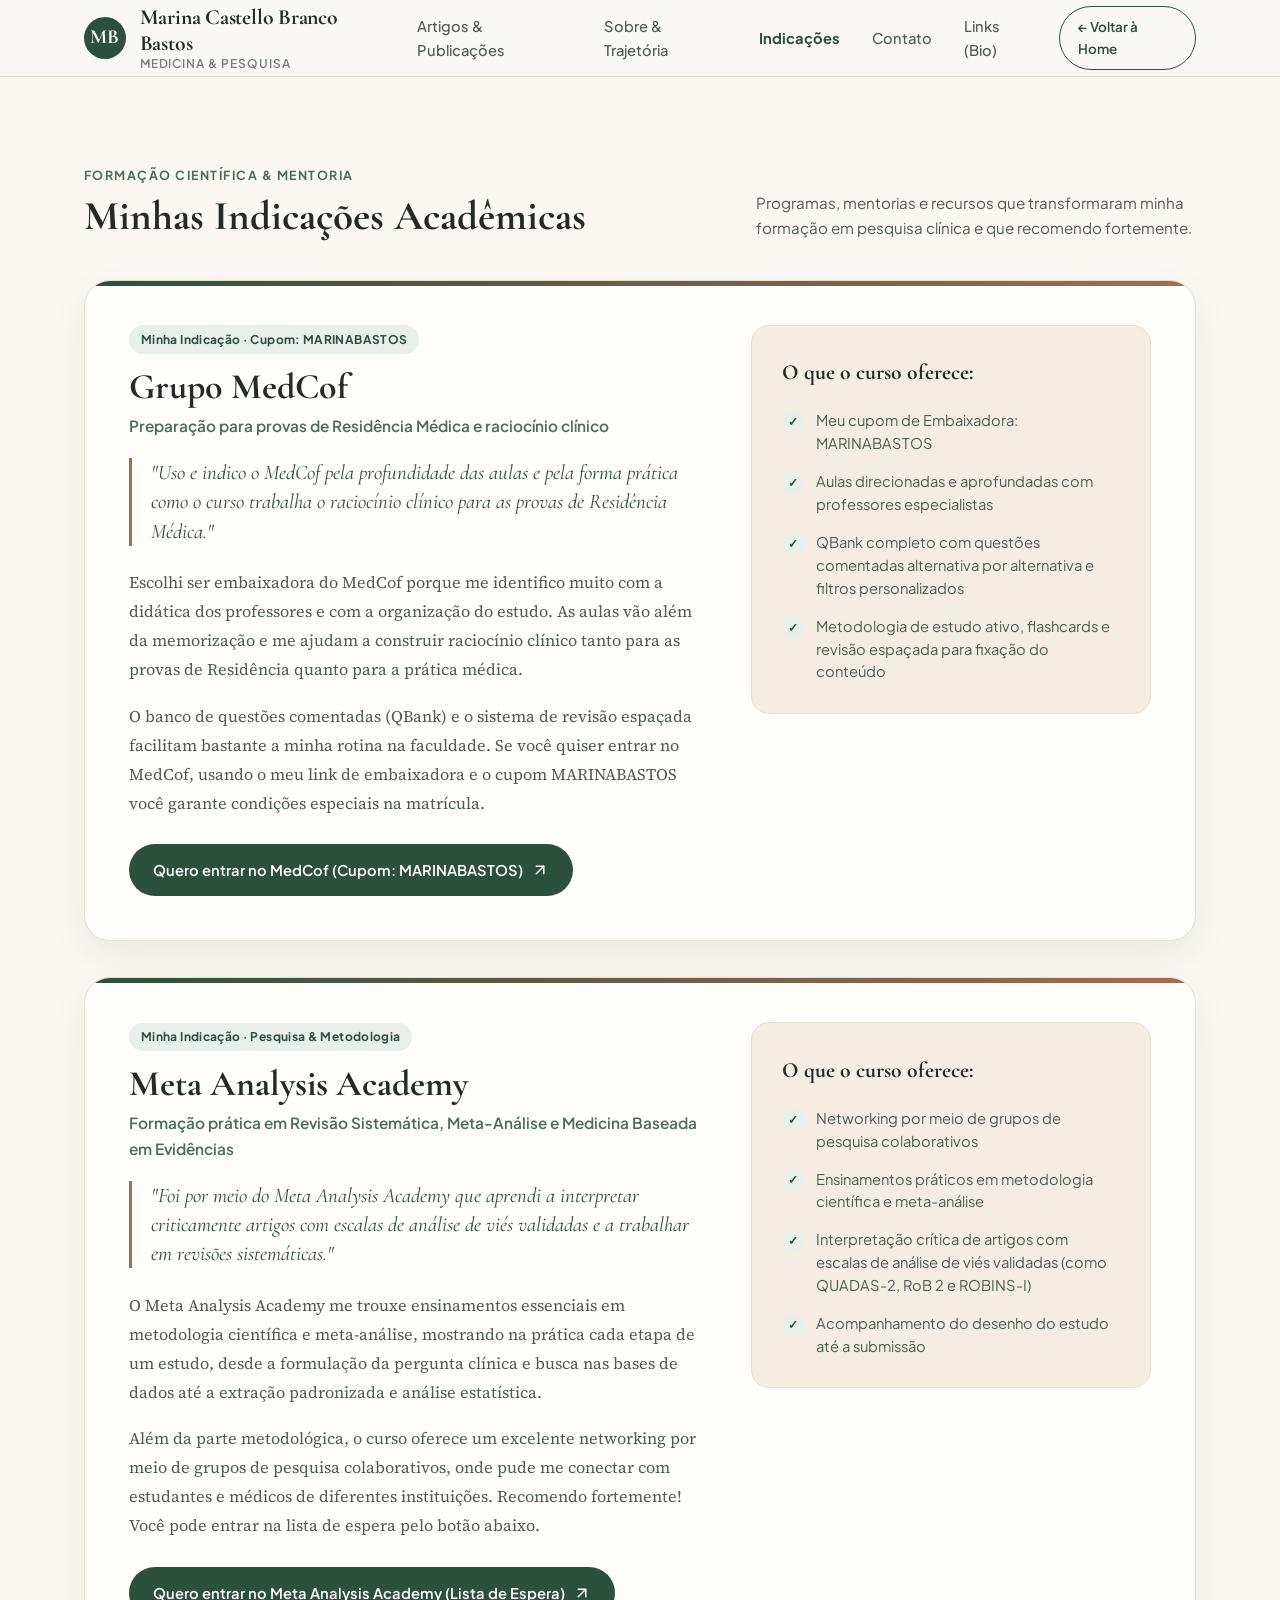
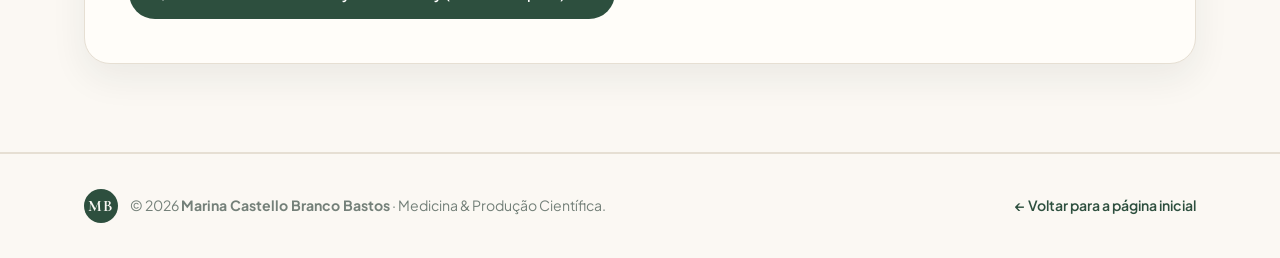
<file: indicacoes.html>
<!DOCTYPE html>
<html lang="pt-BR">
<head>
  <meta charset="UTF-8" />
  <meta name="viewport" content="width=device-width, initial-scale=1.0" />
  <title>Indicações Acadêmicas | Marina Castello Branco Bastos</title>
  <meta name="description" content="Indicações de cursos, grupos de pesquisa e formação em metodologia científica e meta-análise por Marina Castello Branco Bastos." />
  <link rel="icon" type="image/svg+xml" href="favicon.svg?v=1" />
  <link rel="shortcut icon" href="favicon.svg?v=1" />

  <link rel="preconnect" href="https://fonts.googleapis.com">
  <link rel="preconnect" href="https://fonts.gstatic.com" crossorigin>
  <link href="https://fonts.googleapis.com/css2?family=Cormorant+Garamond:ital,wght@0,500;0,600;0,700;1,400;1,600&family=Plus+Jakarta+Sans:wght@400;500;600;700&family=Source+Serif+4:ital,opsz,wght@0,8..60,400;0,8..60,600;1,8..60,400&display=swap" rel="stylesheet">

  <link rel="stylesheet" href="styles.css?v=20261112e" />
</head>
<body>

  <!-- Barra de Navegação -->
  <header class="site-header" id="topo">
    <div class="container header-inner">
      <a href="index.html" class="brand" aria-label="Voltar ao Início">
        <span class="brand-monogram">MB</span>
        <div class="brand-text">
          <span class="brand-name">Marina Castello Branco Bastos</span>
          <span class="brand-role">Medicina & Pesquisa</span>
        </div>
      </a>

      <nav class="main-nav" aria-label="Navegação Principal">
        <a href="index.html#artigos" class="nav-link">Artigos & Publicações</a>
        <a href="index.html#sobre" class="nav-link">Sobre & Trajetória</a>
        <a href="indicacoes.html" class="nav-link" style="color: var(--accent-primary); font-weight: 700;">Indicações</a>
        <a href="index.html#contato" class="nav-link">Contato</a>
        <a href="links.html" class="nav-link">Links (Bio)</a>
      </nav>

      <div class="header-actions">
        <a href="index.html" class="btn btn-outline btn-sm">← Voltar à Home</a>
      </div>
    </div>
  </header>

  <main>
    <section class="recommendations-section section-padding" id="indicacoes">
      <div class="container">
        <div class="section-header">
          <div>
            <span class="section-kicker">Formação Científica & Mentoria</span>
            <h1 class="section-title">Minhas Indicações Acadêmicas</h1>
          </div>
          <p class="section-subtitle">
            Programas, mentorias e recursos que transformaram minha formação em pesquisa clínica e que recomendo fortemente.
          </p>
        </div>

        <div class="recommendations-list" id="lista-indicacoes">
          <!-- Preenchido via script.js -->
        </div>
      </div>
    </section>
  </main>

  <footer class="site-footer">
    <div class="container footer-inner">
      <div class="footer-left">
        <span class="brand-monogram brand-monogram-sm">MB</span>
        <p>© <span id="ano-atual">2026</span> <strong id="footer-nome">Marina Castello Branco Bastos</strong> · Medicina & Produção Científica.</p>
      </div>
      <div class="footer-right">
        <a href="index.html" class="back-to-top">← Voltar para a página inicial</a>
      </div>
    </div>
  </footer>

  <script src="dados.js?v=20261119b"></script>
  <script src="script.js?v=20261119b"></script>
</body>
</html>
</file>
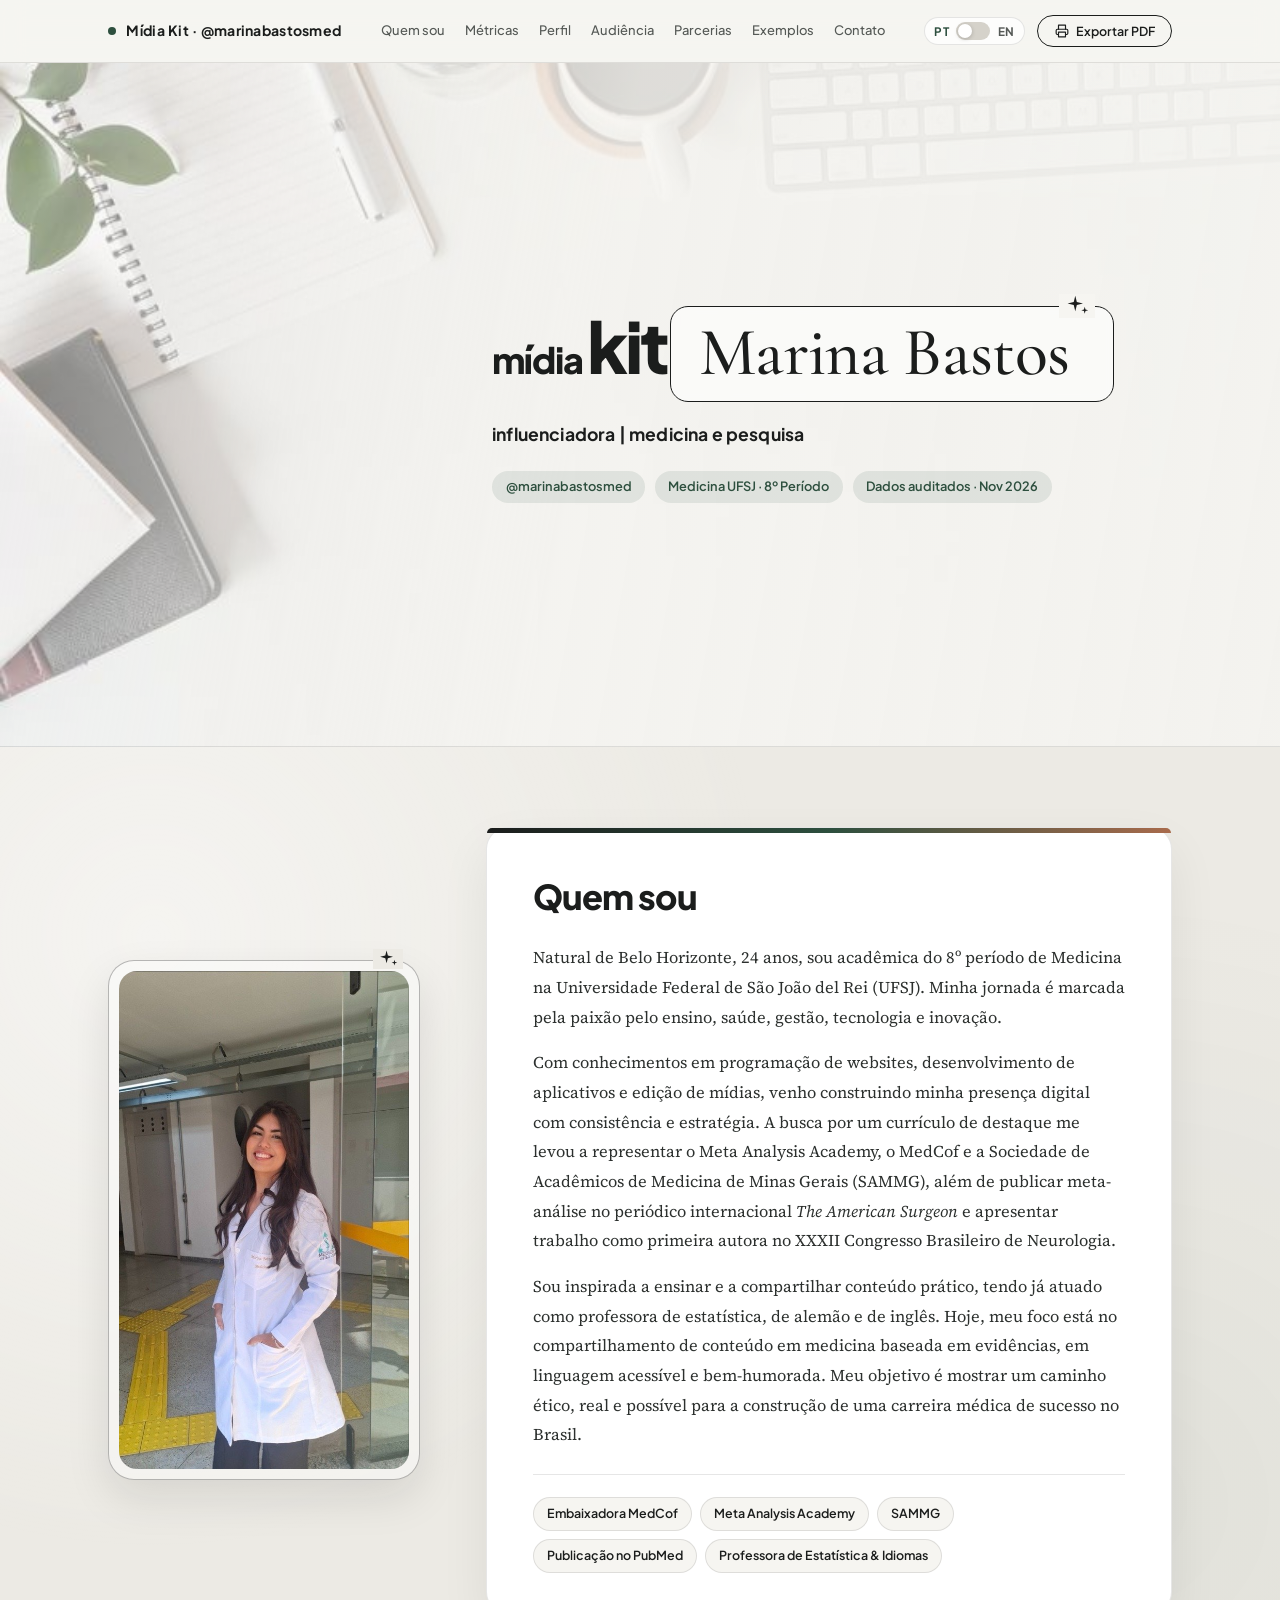
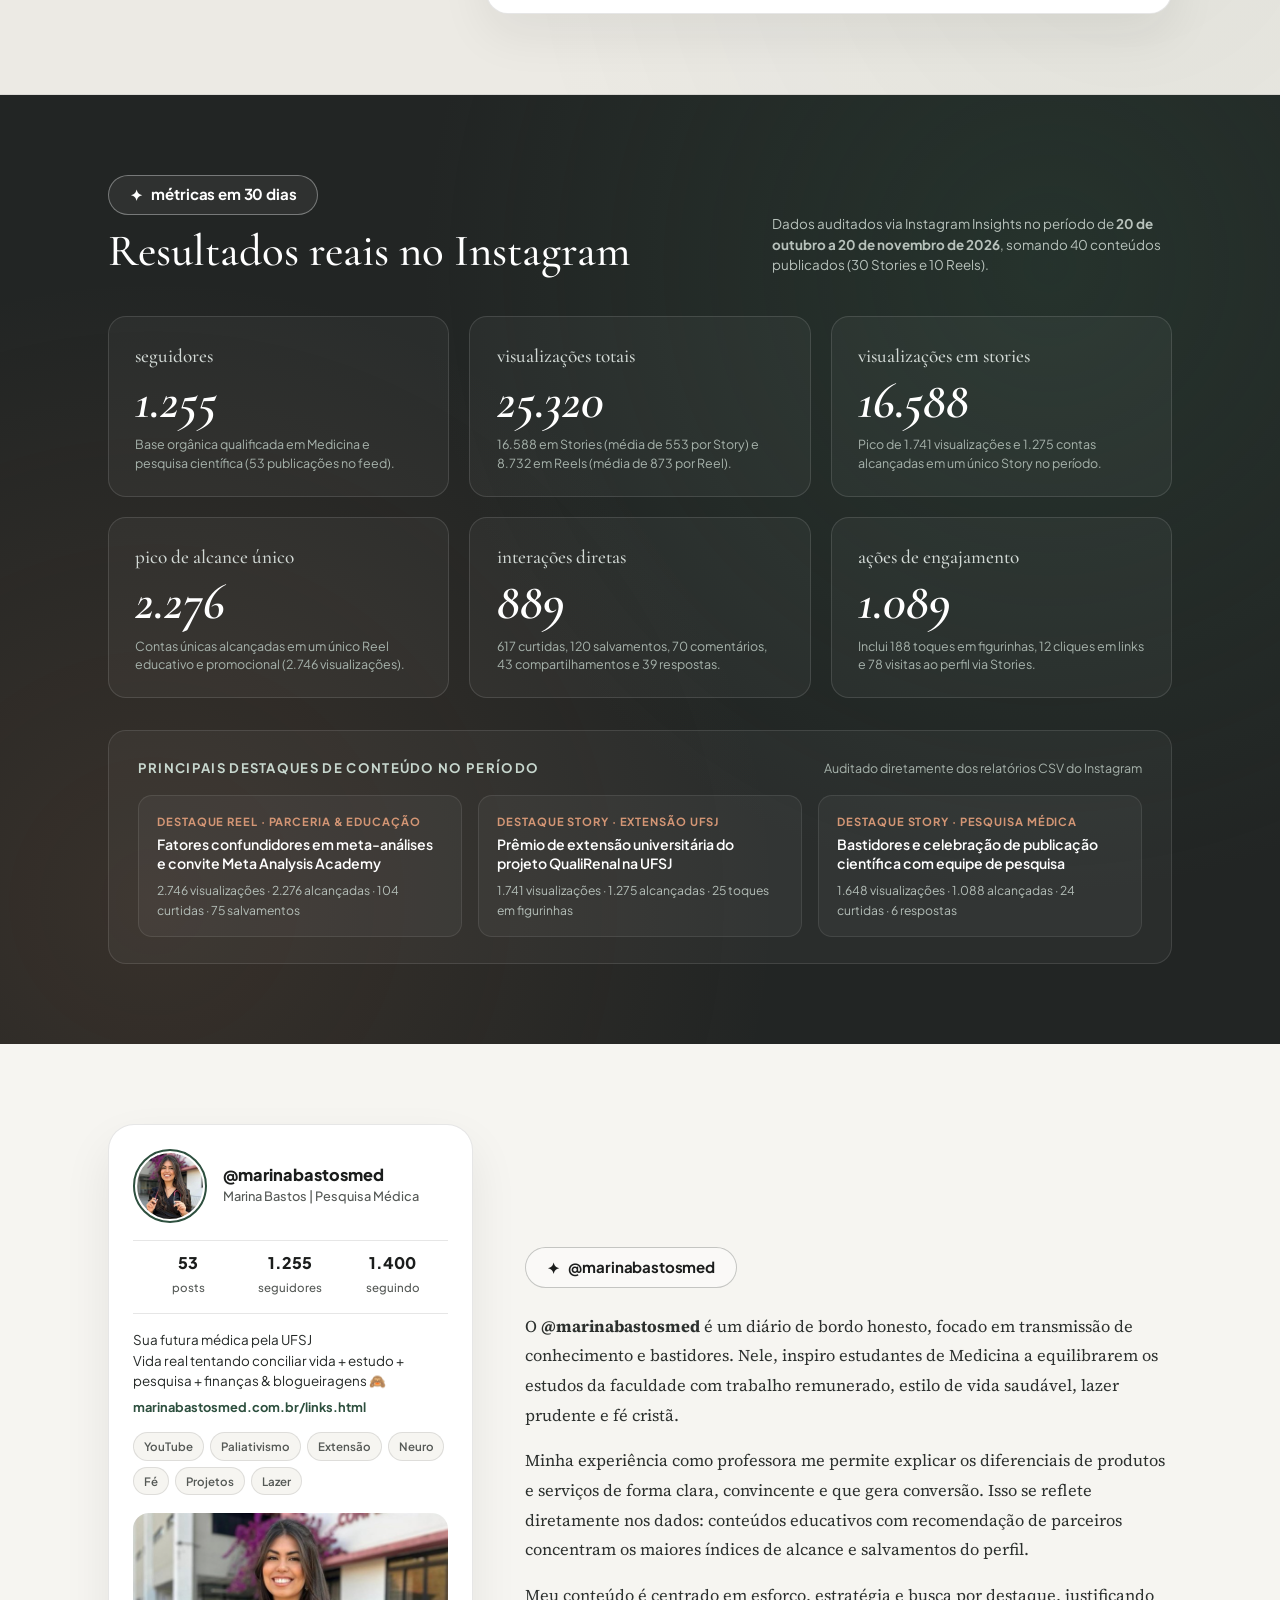
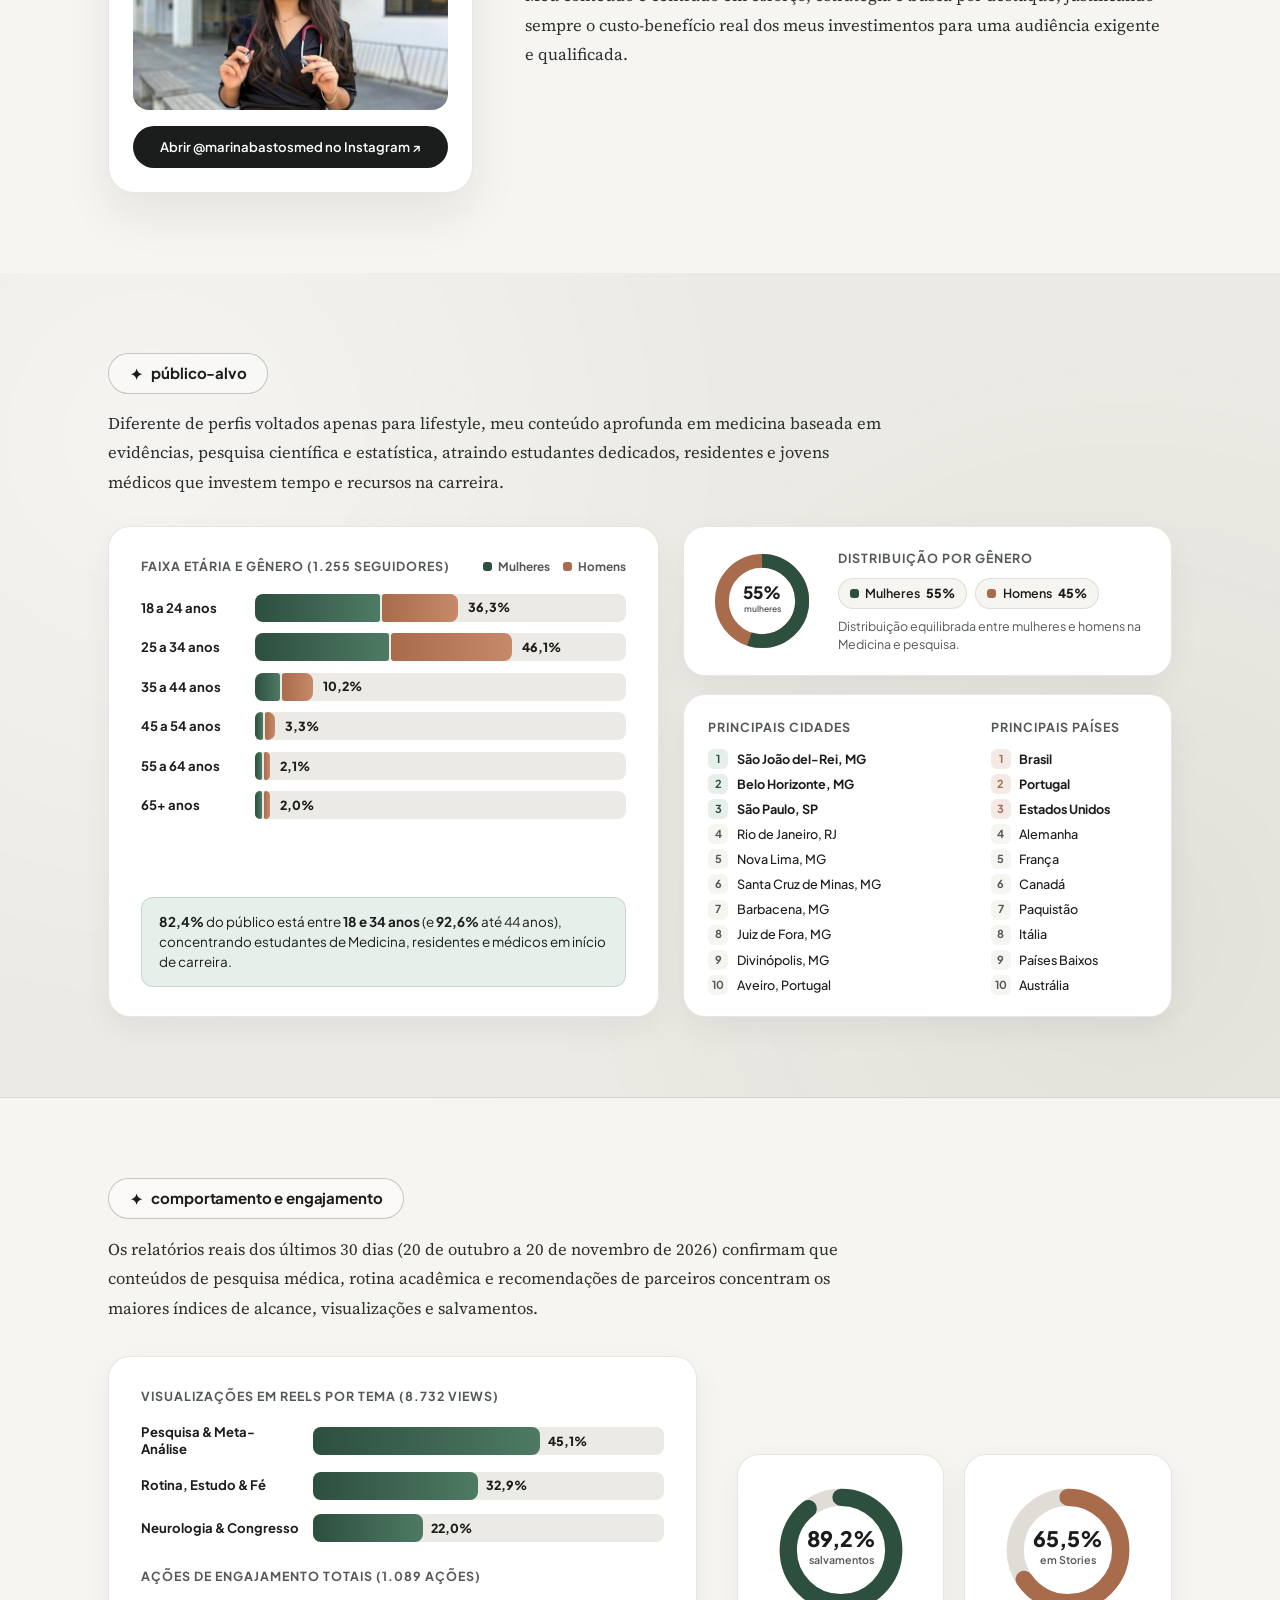
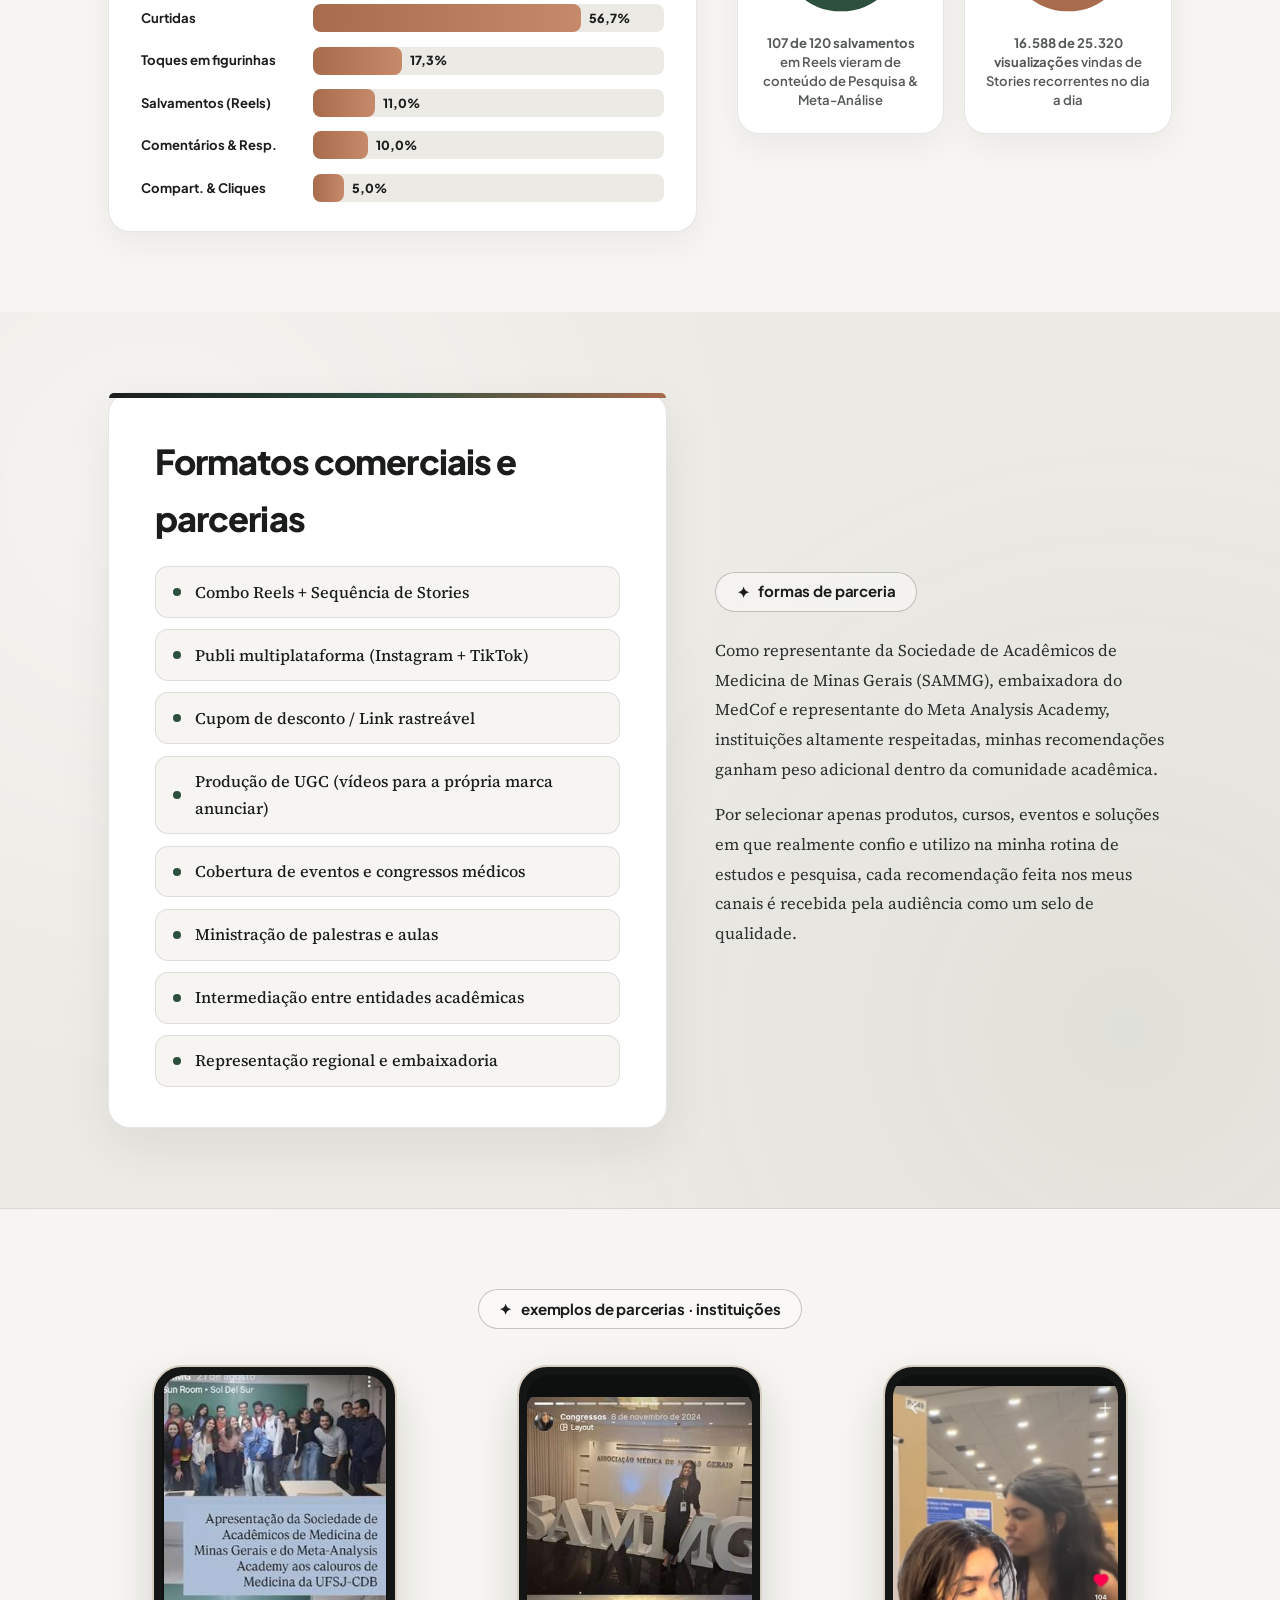
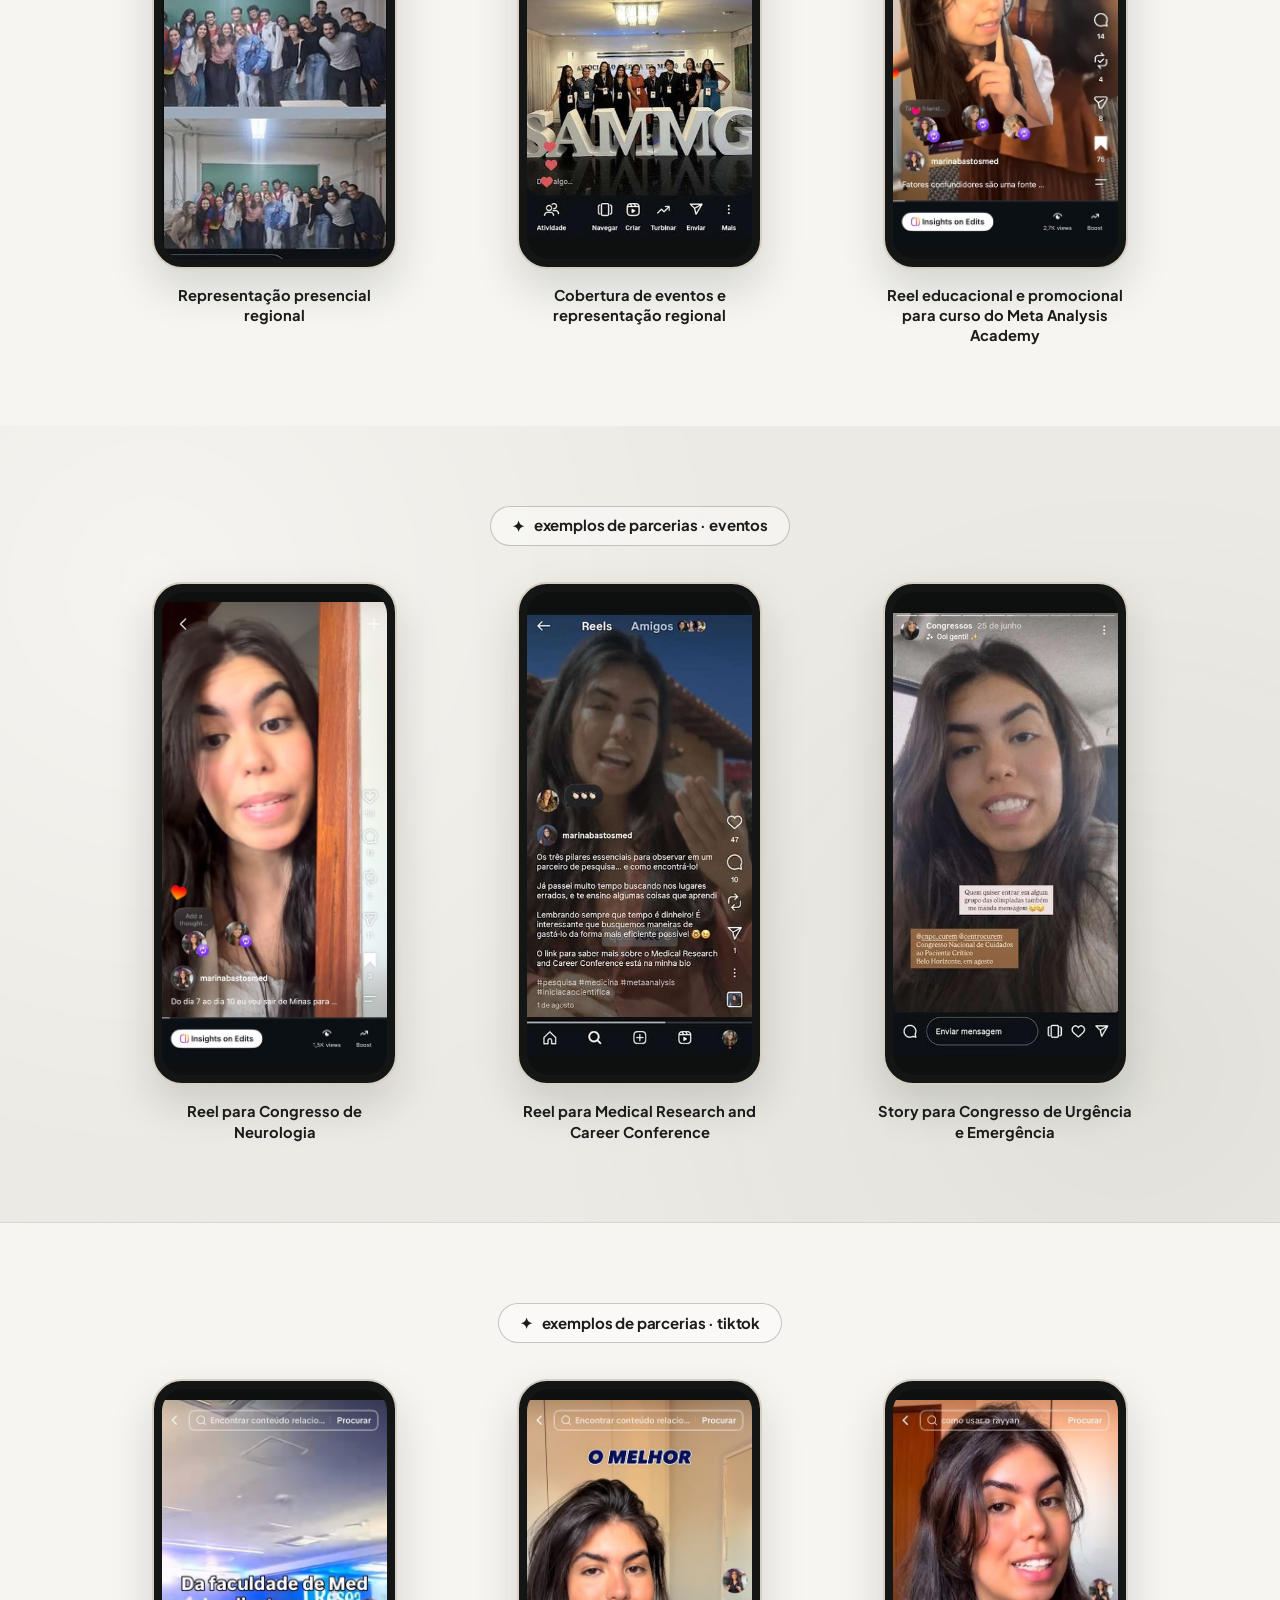
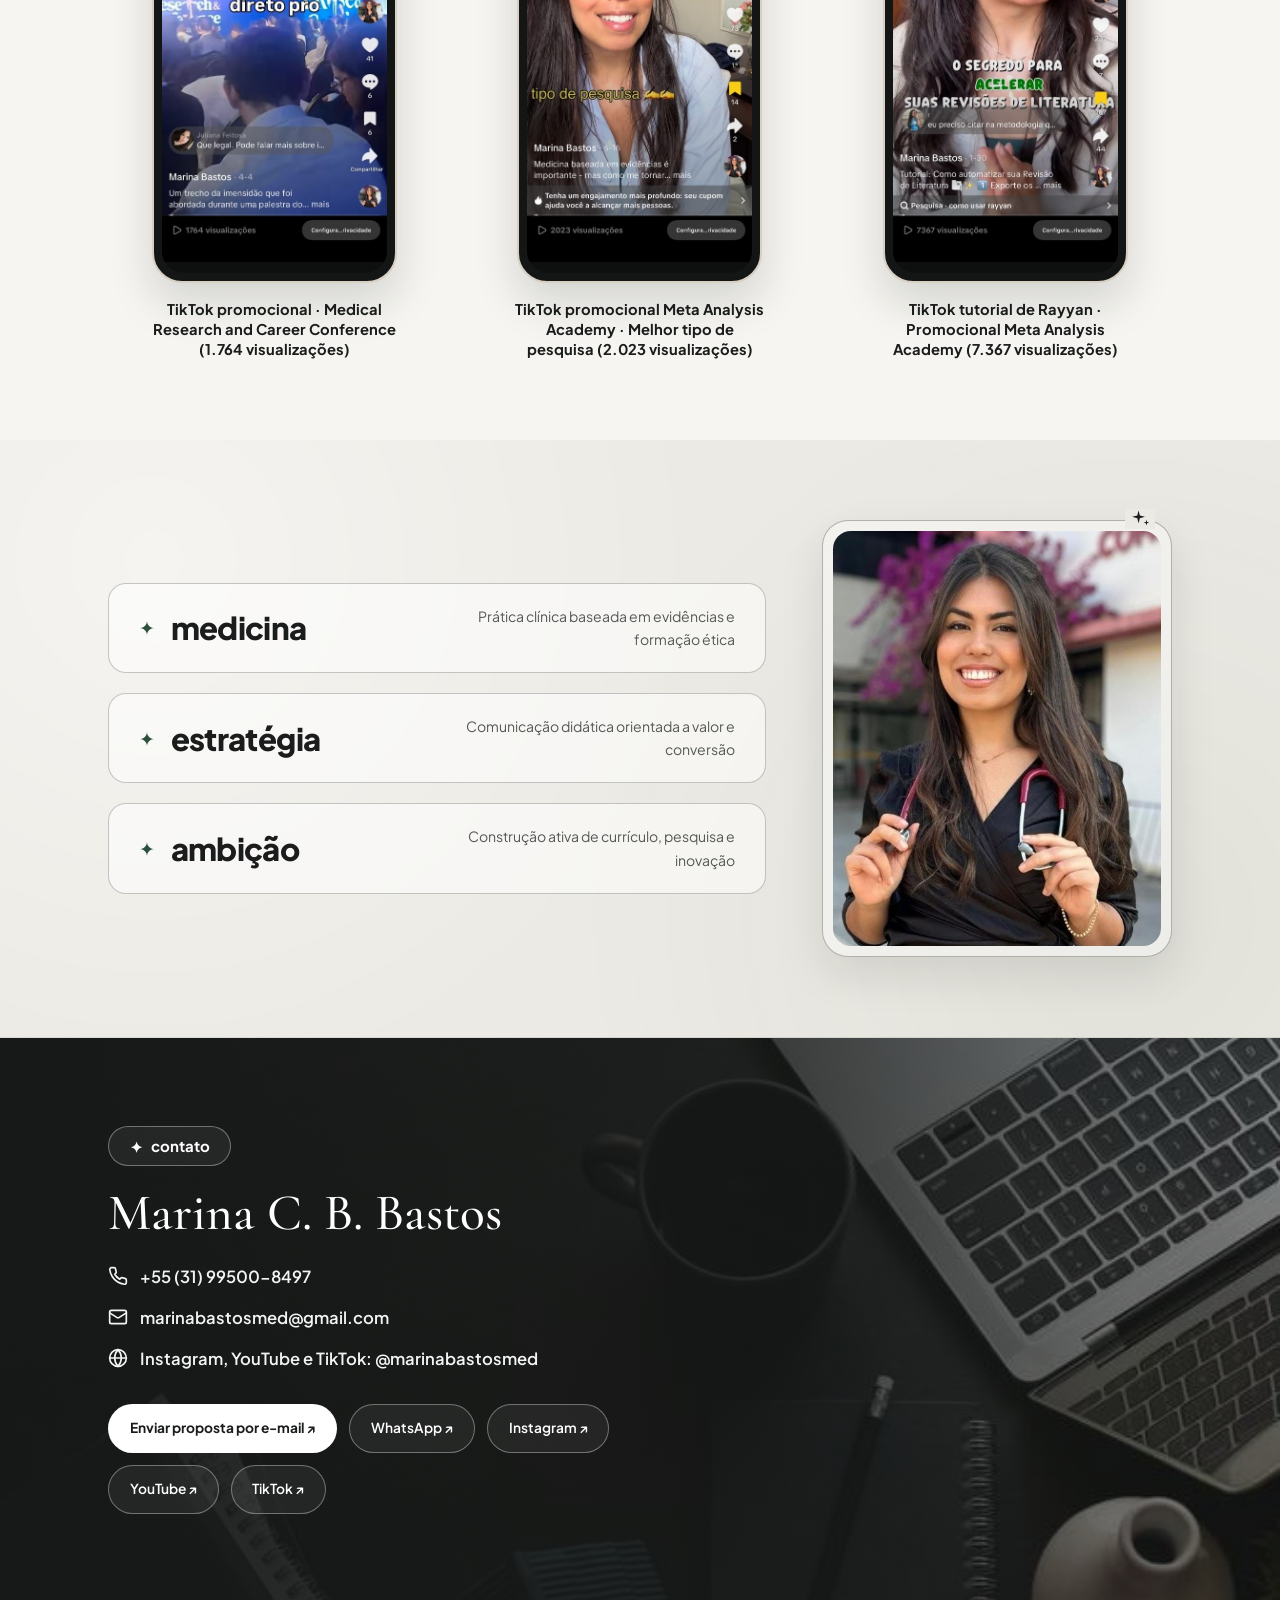
<file: midia-kit.html>
<!DOCTYPE html>
<html lang="pt-BR">
<head>
  <meta charset="UTF-8" />
  <meta name="viewport" content="width=device-width, initial-scale=1.0" />
  <title>Mídia Kit | Marina Bastos</title>
  <meta name="description" content="Mídia Kit oficial de Marina Bastos (@marinabastosmed). Medicina, pesquisa científica, estatística, métricas auditadas e formatos de parceria." />
  <link rel="icon" type="image/svg+xml" href="favicon.svg?v=1" />
  <link rel="shortcut icon" href="favicon.svg?v=1" />

  <link rel="preconnect" href="https://fonts.googleapis.com">
  <link rel="preconnect" href="https://fonts.gstatic.com" crossorigin>
  <link href="https://fonts.googleapis.com/css2?family=Cormorant+Garamond:ital,wght@0,400;0,500;0,600;0,700;1,400;1,500;1,600&family=Plus+Jakarta+Sans:wght@300;400;500;600;700;800&family=Source+Serif+4:ital,opsz,wght@0,8..60,400;0,8..60,500;0,8..60,600;1,8..60,400&display=swap" rel="stylesheet">

  <style>
    :root {
      --mk-paper: #F6F5F1;
      --mk-stone: #ECEAE4;
      --mk-dark: #222524;
      --mk-ink: #1B1D1C;
      --mk-muted: #555956;
      --mk-accent: #2D4F3E;
      --mk-accent-soft: #E7EFEA;
      --mk-bronze: #A86B4C;
      --mk-line: rgba(27, 29, 28, 0.24);
      --mk-line-soft: rgba(27, 29, 28, 0.11);
      --mk-font-display: 'Cormorant Garamond', Georgia, serif;
      --mk-font-serif: 'Source Serif 4', Georgia, serif;
      --mk-font-sans: 'Plus Jakarta Sans', -apple-system, BlinkMacSystemFont, sans-serif;
    }

    * {
      box-sizing: border-box;
      margin: 0;
      padding: 0;
    }

    html {
      scroll-behavior: smooth;
      font-size: 16px;
    }

    body {
      background-color: var(--mk-paper);
      color: var(--mk-ink);
      font-family: var(--mk-font-sans);
      line-height: 1.65;
      -webkit-font-smoothing: antialiased;
    }

    .mk-container {
      width: 100%;
      max-width: 1120px;
      margin: 0 auto;
      padding: 0 1.75rem;
    }

    /* Barra flutuante discreta */
    .mk-topbar {
      position: sticky;
      top: 0;
      z-index: 60;
      background: rgba(246, 245, 241, 0.9);
      backdrop-filter: blur(12px);
      border-bottom: 1px solid var(--mk-line-soft);
    }

    .mk-topbar-inner {
      display: flex;
      align-items: center;
      justify-content: space-between;
      gap: 1rem;
      height: 62px;
    }

    .mk-topbar-brand {
      display: inline-flex;
      align-items: center;
      gap: 0.65rem;
      text-decoration: none;
      color: var(--mk-ink);
      font-weight: 700;
      font-size: 0.88rem;
      letter-spacing: 0.02em;
    }

    .mk-topbar-dot {
      width: 8px;
      height: 8px;
      border-radius: 50%;
      background: var(--mk-accent);
    }

    .mk-nav-links {
      display: flex;
      align-items: center;
      gap: 1.25rem;
    }

    .mk-nav-links a {
      text-decoration: none;
      color: var(--mk-muted);
      font-size: 0.81rem;
      font-weight: 500;
      transition: color 0.2s ease;
    }

    .mk-nav-links a:hover {
      color: var(--mk-ink);
    }

    .mk-topbar-actions {
      display: inline-flex;
      align-items: center;
      gap: 0.75rem;
    }

    /* Interruptor moderno PT / EN (estilo switch on/off) */
    .mk-lang-toggle {
      display: inline-flex;
      align-items: center;
      gap: 0.45rem;
      padding: 0.28rem 0.6rem;
      border-radius: 999px;
      border: 1px solid var(--mk-line-soft);
      background: rgba(255, 255, 255, 0.75);
      cursor: pointer;
      user-select: none;
      font-family: var(--mk-font-sans);
      transition: border-color 0.2s ease, background-color 0.2s ease;
    }

    .mk-lang-toggle:hover {
      border-color: var(--mk-accent);
      background: #FFFFFF;
    }

    .mk-lang-code {
      font-size: 0.73rem;
      font-weight: 700;
      letter-spacing: 0.04em;
      color: var(--mk-muted);
      transition: color 0.2s ease;
    }

    .mk-lang-code.active {
      color: var(--mk-accent);
    }

    .mk-switch-track {
      position: relative;
      width: 34px;
      height: 18px;
      border-radius: 999px;
      background: #D5D2CA;
      transition: background-color 0.22s ease;
      display: inline-block;
    }

    .mk-lang-toggle[aria-checked="true"] .mk-switch-track {
      background: var(--mk-accent);
    }

    .mk-switch-thumb {
      position: absolute;
      top: 2px;
      left: 2px;
      width: 14px;
      height: 14px;
      border-radius: 50%;
      background: #FFFFFF;
      box-shadow: 0 1px 4px rgba(0, 0, 0, 0.2);
      transition: transform 0.22s cubic-bezier(0.22, 1, 0.36, 1);
    }

    .mk-lang-toggle[aria-checked="true"] .mk-switch-thumb {
      transform: translateX(16px);
    }

    .mk-btn-print {
      display: inline-flex;
      align-items: center;
      gap: 0.45rem;
      padding: 0.46rem 1.02rem;
      border-radius: 999px;
      border: 1px solid var(--mk-ink);
      background: transparent;
      color: var(--mk-ink);
      font-family: var(--mk-font-sans);
      font-size: 0.78rem;
      font-weight: 600;
      cursor: pointer;
      transition: all 0.2s ease;
    }

    .mk-btn-print:hover {
      background: var(--mk-ink);
      color: #FFFFFF;
    }

    /* Selo pill característico com brilhos ✦ */
    .mk-pill-label {
      display: inline-flex;
      align-items: center;
      gap: 0.55rem;
      padding: 0.42rem 1.3rem;
      border-radius: 999px;
      border: 1px solid var(--mk-line);
      font-size: 0.94rem;
      font-weight: 700;
      letter-spacing: -0.01em;
      color: var(--mk-ink);
      background: rgba(255, 255, 255, 0.45);
    }

    .mk-pill-label-dark {
      border-color: rgba(255, 255, 255, 0.35);
      color: #FFFFFF;
      background: rgba(255, 255, 255, 0.06);
    }

    .mk-sparkle {
      display: inline-flex;
      align-items: center;
      line-height: 1;
    }

    /* Moldura dupla elegante */
    .mk-photo-frame {
      position: relative;
      padding: 10px;
      border-radius: 26px;
      border: 1px solid rgba(27, 29, 28, 0.3);
      background: rgba(255, 255, 255, 0.4);
      box-shadow: 0 18px 44px rgba(20, 24, 22, 0.1);
    }

    .mk-photo-frame img {
      display: block;
      width: 100%;
      height: 100%;
      object-fit: cover;
      border-radius: 18px;
    }

    .mk-photo-sparkle {
      position: absolute;
      top: -12px;
      right: 16px;
      background: var(--mk-stone);
      padding: 0 5px;
      color: var(--mk-ink);
      display: inline-flex;
      align-items: center;
      gap: 2px;
    }

    /* ========================================================================
       1. CAPA / HERO
       ======================================================================== */
    .mk-hero {
      position: relative;
      min-height: 76vh;
      display: flex;
      align-items: center;
      background-image:
        linear-gradient(100deg, rgba(246, 245, 241, 0.44) 0%, rgba(246, 245, 241, 0.88) 46%, rgba(246, 245, 241, 0.94) 100%),
        url('assets/midia-kit/hero-desk.jpg');
      background-size: cover;
      background-position: left center;
      border-bottom: 1px solid var(--mk-line-soft);
      padding: 5rem 0;
    }

    .mk-hero-box {
      max-width: 680px;
      margin-left: auto;
      padding: 1rem 0;
    }

    .mk-hero-kicker {
      display: inline-flex;
      align-items: baseline;
      gap: 0.25rem;
      margin-bottom: 0.35rem;
    }

    .mk-hero-kicker .word-midia {
      font-size: clamp(1.7rem, 3vw, 2.25rem);
      font-weight: 800;
      letter-spacing: -0.03em;
      color: var(--mk-ink);
    }

    .mk-hero-kicker .word-kit {
      font-size: clamp(3rem, 5.5vw, 4.4rem);
      font-weight: 800;
      letter-spacing: -0.04em;
      line-height: 0.92;
      color: var(--mk-ink);
    }

    .mk-hero-name-box {
      position: relative;
      display: inline-block;
      padding: 0.65rem 2.75rem 0.75rem 1.75rem;
      border: 1.25px solid var(--mk-ink);
      border-radius: 18px;
      background: rgba(255, 255, 255, 0.58);
      backdrop-filter: blur(4px);
      margin-bottom: 1.15rem;
    }

    .mk-hero-name {
      font-family: var(--mk-font-display);
      font-size: clamp(2.6rem, 5.4vw, 4.25rem);
      font-weight: 500;
      line-height: 1.05;
      color: var(--mk-ink);
      letter-spacing: -0.01em;
    }

    .mk-hero-sparkles {
      position: absolute;
      top: -13px;
      right: 18px;
      background: var(--mk-paper);
      padding: 0 6px;
      display: inline-flex;
      align-items: center;
      color: var(--mk-ink);
    }

    .mk-hero-subtitle {
      font-size: 1.1rem;
      font-weight: 700;
      letter-spacing: 0.01em;
      color: var(--mk-ink);
      margin-bottom: 1.35rem;
    }

    .mk-hero-meta {
      display: flex;
      flex-wrap: wrap;
      gap: 0.6rem;
      align-items: center;
    }

    .mk-chip {
      display: inline-flex;
      align-items: center;
      gap: 0.4rem;
      padding: 0.36rem 0.85rem;
      border-radius: 999px;
      background: rgba(45, 79, 62, 0.1);
      color: var(--mk-accent);
      font-size: 0.8rem;
      font-weight: 600;
    }

    /* ========================================================================
       2. QUEM SOU
       ======================================================================== */
    .mk-section {
      padding: 5rem 0;
    }

    .mk-section-stone {
      background:
        radial-gradient(circle at 12% 20%, rgba(255, 255, 255, 0.48), transparent 45%),
        radial-gradient(circle at 88% 80%, rgba(45, 79, 62, 0.06), transparent 45%),
        var(--mk-stone);
      border-bottom: 1px solid var(--mk-line-soft);
    }

    .mk-about-grid {
      display: grid;
      grid-template-columns: 330px 1fr;
      gap: 3rem;
      align-items: center;
    }

    .mk-about-photo {
      aspect-ratio: 9 / 15;
      max-height: 520px;
    }

    .mk-about-photo img {
      object-position: center 15%;
    }

    .mk-screen-card {
      background: #FFFFFF;
      border: 1px solid var(--mk-line-soft);
      border-radius: 22px;
      padding: 2.5rem 2.85rem;
      box-shadow: 0 20px 50px rgba(27, 29, 28, 0.07);
      position: relative;
    }

    .mk-screen-card::before {
      content: "";
      position: absolute;
      top: 0;
      left: 0;
      right: 0;
      height: 5px;
      border-radius: 22px 22px 0 0;
      background: linear-gradient(90deg, var(--mk-ink), var(--mk-accent), var(--mk-bronze));
    }

    .mk-section-title {
      font-family: var(--mk-font-sans);
      font-size: clamp(1.7rem, 2.8vw, 2.15rem);
      font-weight: 800;
      letter-spacing: -0.025em;
      color: var(--mk-ink);
      margin-bottom: 1.15rem;
    }

    .mk-prose p {
      font-family: var(--mk-font-serif);
      font-size: 1.03rem;
      line-height: 1.8;
      color: #2C302E;
      margin-bottom: 1rem;
    }

    .mk-prose p:last-child {
      margin-bottom: 0;
    }

    .mk-credentials-row {
      display: flex;
      flex-wrap: wrap;
      gap: 0.5rem;
      margin-top: 1.5rem;
      padding-top: 1.35rem;
      border-top: 1px solid var(--mk-line-soft);
    }

    .mk-credential-tag {
      padding: 0.36rem 0.82rem;
      border-radius: 999px;
      background: var(--mk-paper);
      border: 1px solid var(--mk-line-soft);
      font-size: 0.78rem;
      font-weight: 600;
      color: var(--mk-ink);
    }

    /* ========================================================================
       3. MÉTRICAS EM 30 DIAS
       ======================================================================== */
    .mk-section-dark {
      background:
        radial-gradient(circle at 82% 18%, rgba(45, 79, 62, 0.32), transparent 48%),
        radial-gradient(circle at 12% 85%, rgba(168, 107, 76, 0.16), transparent 45%),
        var(--mk-dark);
      color: #F6F5F1;
    }

    .mk-metrics-header {
      display: flex;
      align-items: flex-end;
      justify-content: space-between;
      flex-wrap: wrap;
      gap: 1.25rem;
      margin-bottom: 2.5rem;
    }

    .mk-metrics-title {
      font-family: var(--mk-font-display);
      font-size: clamp(2rem, 3.5vw, 2.85rem);
      font-weight: 500;
      line-height: 1.1;
      color: #FFFFFF;
      margin-top: 0.75rem;
    }

    .mk-metrics-period {
      font-size: 0.84rem;
      color: #B8C2BC;
      max-width: 400px;
      line-height: 1.55;
    }

    .mk-kpi-grid {
      display: grid;
      grid-template-columns: repeat(3, 1fr);
      gap: 1.25rem;
      margin-bottom: 2rem;
    }

    .mk-kpi-card {
      background: rgba(255, 255, 255, 0.04);
      border: 1px solid rgba(255, 255, 255, 0.12);
      border-radius: 18px;
      padding: 1.5rem 1.65rem;
      transition: transform 0.2s ease, border-color 0.2s ease;
    }

    .mk-kpi-card:hover {
      transform: translateY(-2px);
      border-color: rgba(255, 255, 255, 0.28);
    }

    .mk-kpi-label {
      display: block;
      font-family: var(--mk-font-display);
      font-size: 1.2rem;
      font-weight: 500;
      color: #D2D9D5;
      margin-bottom: 0.15rem;
    }

    .mk-kpi-value {
      display: block;
      font-family: var(--mk-font-display);
      font-style: italic;
      font-size: clamp(2.45rem, 4vw, 3.25rem);
      font-weight: 600;
      line-height: 1.05;
      color: #FFFFFF;
      margin-bottom: 0.4rem;
    }

    .mk-kpi-sub {
      font-size: 0.78rem;
      color: #A7B3AC;
      line-height: 1.48;
    }

    .mk-highlights-box {
      background: rgba(255, 255, 255, 0.04);
      border: 1px solid rgba(255, 255, 255, 0.11);
      border-radius: 18px;
      padding: 1.6rem 1.8rem;
    }

    .mk-highlights-head {
      display: flex;
      align-items: center;
      justify-content: space-between;
      flex-wrap: wrap;
      gap: 0.75rem;
      margin-bottom: 1rem;
    }

    .mk-highlights-title {
      font-size: 0.82rem;
      text-transform: uppercase;
      letter-spacing: 0.1em;
      font-weight: 700;
      color: #C7D7CE;
    }

    .mk-top-posts-grid {
      display: grid;
      grid-template-columns: repeat(3, 1fr);
      gap: 1rem;
    }

    .mk-top-post {
      background: rgba(255, 255, 255, 0.04);
      border: 1px solid rgba(255, 255, 255, 0.09);
      border-radius: 14px;
      padding: 1rem 1.15rem;
    }

    .mk-top-post-type {
      font-size: 0.7rem;
      text-transform: uppercase;
      letter-spacing: 0.08em;
      font-weight: 700;
      color: #D49675;
      margin-bottom: 0.3rem;
      display: block;
    }

    .mk-top-post-name {
      font-size: 0.88rem;
      font-weight: 600;
      color: #FFFFFF;
      margin-bottom: 0.4rem;
      line-height: 1.38;
    }

    .mk-top-post-stats {
      font-size: 0.76rem;
      color: #B4BEB8;
    }

    /* ========================================================================
       4. @MARINABASTOSMED
       ======================================================================== */
    .mk-profile-grid {
      display: grid;
      grid-template-columns: 365px 1fr;
      gap: 3.25rem;
      align-items: center;
    }

    .mk-ig-card {
      background: #FFFFFF;
      border: 1px solid var(--mk-line-soft);
      border-radius: 26px;
      padding: 1.5rem;
      box-shadow: 0 22px 48px rgba(27, 29, 28, 0.08);
    }

    .mk-ig-top {
      display: flex;
      align-items: center;
      gap: 1rem;
      margin-bottom: 1.05rem;
    }

    .mk-ig-avatar {
      width: 74px;
      height: 74px;
      border-radius: 50%;
      object-fit: cover;
      object-position: center 20%;
      border: 2.5px solid var(--mk-accent);
      padding: 2px;
      background: #FFFFFF;
      flex-shrink: 0;
    }

    .mk-ig-handle {
      font-size: 1.02rem;
      font-weight: 800;
      color: var(--mk-ink);
      line-height: 1.2;
    }

    .mk-ig-name {
      font-size: 0.8rem;
      color: var(--mk-muted);
      font-weight: 500;
      margin-top: 0.12rem;
    }

    .mk-ig-stats {
      display: grid;
      grid-template-columns: repeat(3, 1fr);
      gap: 0.5rem;
      padding: 0.85rem 0.5rem;
      margin-bottom: 1rem;
      border-top: 1px solid var(--mk-line-soft);
      border-bottom: 1px solid var(--mk-line-soft);
      text-align: center;
    }

    .mk-ig-stat-num {
      display: block;
      font-size: 1rem;
      font-weight: 800;
      color: var(--mk-ink);
      line-height: 1.15;
    }

    .mk-ig-stat-lbl {
      font-size: 0.72rem;
      color: var(--mk-muted);
      font-weight: 500;
    }

    .mk-ig-bio {
      font-size: 0.84rem;
      line-height: 1.55;
      color: #242826;
      margin-bottom: 0.9rem;
    }

    .mk-ig-bio-link {
      display: inline-block;
      color: var(--mk-accent);
      font-weight: 700;
      font-size: 0.8rem;
      text-decoration: none;
      margin-top: 0.35rem;
    }

    .mk-ig-highlights {
      display: flex;
      flex-wrap: wrap;
      gap: 0.38rem;
      margin-bottom: 1.1rem;
    }

    .mk-ig-hl-pill {
      padding: 0.24rem 0.62rem;
      border-radius: 999px;
      background: var(--mk-paper);
      border: 1px solid var(--mk-line-soft);
      font-size: 0.72rem;
      font-weight: 600;
      color: var(--mk-muted);
    }

    .mk-ig-photo-preview {
      border-radius: 16px;
      overflow: hidden;
      aspect-ratio: 16 / 10;
      margin-bottom: 1rem;
    }

    .mk-ig-photo-preview img {
      width: 100%;
      height: 100%;
      object-fit: cover;
      object-position: center 22%;
      display: block;
    }

    .mk-ig-btn {
      display: block;
      text-align: center;
      padding: 0.65rem 1rem;
      border-radius: 999px;
      background: var(--mk-ink);
      color: #FFFFFF;
      text-decoration: none;
      font-size: 0.82rem;
      font-weight: 600;
      transition: background 0.2s ease;
    }

    .mk-ig-btn:hover {
      background: var(--mk-accent);
    }

    /* ========================================================================
       5 & 6. PÚBLICO-ALVO (DEMOGRAFIA) E ENGAJAMENTO AUDITADO
       ======================================================================== */
    .mk-audience-grid {
      display: grid;
      grid-template-columns: 1.15fr 0.85fr;
      gap: 2.5rem;
      align-items: center;
      margin-top: 2rem;
    }

    .mk-age-note {
      margin-top: 1.25rem;
      padding: 0.85rem 1.05rem;
      border-radius: 12px;
      background: var(--mk-accent-soft);
      border: 1px solid rgba(45, 79, 62, 0.16);
      font-size: 0.84rem;
      line-height: 1.5;
      color: var(--mk-ink);
    }

    .mk-chart-card {
      background: #FFFFFF;
      border: 1px solid var(--mk-line-soft);
      border-radius: 22px;
      padding: 1.85rem 2rem;
      box-shadow: 0 12px 32px rgba(27, 29, 28, 0.05);
    }

    .mk-chart-subtitle {
      font-size: 0.78rem;
      text-transform: uppercase;
      letter-spacing: 0.08em;
      font-weight: 700;
      color: var(--mk-muted);
      margin-bottom: 1.1rem;
    }

    .mk-bar-row {
      display: grid;
      grid-template-columns: 158px 1fr;
      align-items: center;
      gap: 0.85rem;
      margin-bottom: 0.9rem;
    }

    .mk-bar-row:last-of-type {
      margin-bottom: 0;
    }

    .mk-bar-label {
      font-size: 0.82rem;
      font-weight: 700;
      color: var(--mk-ink);
      line-height: 1.25;
    }

    .mk-bar-track {
      height: 28px;
      border-radius: 8px;
      background: var(--mk-stone);
      display: flex;
      align-items: center;
      padding-right: 0.45rem;
    }

    .mk-bar-fill {
      height: 100%;
      border-radius: 8px;
      background: linear-gradient(90deg, var(--mk-accent), #4E7A64);
      flex-shrink: 0;
    }

    .mk-bar-fill-bronze {
      background: linear-gradient(90deg, var(--mk-bronze), #C68A6B);
    }

    .mk-bar-tip {
      margin-left: 0.5rem;
      font-size: 0.78rem;
      font-weight: 800;
      color: var(--mk-ink);
      white-space: nowrap;
    }

    .mk-donuts-wrap {
      display: grid;
      grid-template-columns: 1fr 1fr;
      gap: 1.25rem;
    }

    .mk-donut-card {
      background: #FFFFFF;
      border: 1px solid var(--mk-line-soft);
      border-radius: 22px;
      padding: 1.5rem 1.15rem;
      text-align: center;
      box-shadow: 0 12px 32px rgba(27, 29, 28, 0.05);
    }

    .mk-donut-svg {
      width: 142px;
      height: 142px;
      margin: 0 auto 0.75rem;
      display: block;
    }

    .mk-donut-caption {
      font-size: 0.82rem;
      font-weight: 600;
      color: var(--mk-muted);
      line-height: 1.45;
    }

    /* Layout dedicado do Slide 5: Público-alvo (Faixa etária & gênero + Cidades + Países) */
    .mk-demo-grid {
      display: grid;
      grid-template-columns: 1.06fr 0.94fr;
      gap: 1.5rem;
      align-items: stretch;
      margin-top: 1.75rem;
    }

    .mk-demo-age-card {
      display: flex;
      flex-direction: column;
      justify-content: space-between;
    }

    .mk-age-head {
      display: flex;
      align-items: center;
      justify-content: space-between;
      flex-wrap: wrap;
      gap: 0.65rem;
      margin-bottom: 1.05rem;
    }

    .mk-age-head .mk-chart-subtitle {
      margin-bottom: 0;
    }

    .mk-gender-legend {
      display: inline-flex;
      align-items: center;
      gap: 0.85rem;
      font-size: 0.74rem;
      font-weight: 700;
      color: var(--mk-muted);
    }

    .mk-legend-item {
      display: inline-flex;
      align-items: center;
      gap: 0.36rem;
    }

    .mk-legend-dot {
      width: 9px;
      height: 9px;
      border-radius: 3px;
      display: inline-block;
      flex-shrink: 0;
    }

    .mk-legend-dot-f {
      background: var(--mk-accent);
    }

    .mk-legend-dot-m {
      background: var(--mk-bronze);
    }

    .mk-bar-row-age {
      grid-template-columns: 102px 1fr;
      gap: 0.75rem;
      margin-bottom: 0.72rem;
    }

    .mk-bar-track-stacked {
      gap: 2px;
    }

    .mk-bar-seg {
      height: 100%;
      flex-shrink: 0;
    }

    .mk-bar-seg-f {
      background: linear-gradient(90deg, var(--mk-accent), #4E7A64);
      border-radius: 8px 3px 3px 8px;
    }

    .mk-bar-seg-m {
      background: linear-gradient(90deg, var(--mk-bronze), #C68A6B);
      border-radius: 3px 8px 8px 3px;
    }

    .mk-demo-right {
      display: flex;
      flex-direction: column;
      gap: 1.15rem;
    }

    .mk-gender-card {
      background: #FFFFFF;
      border: 1px solid var(--mk-line-soft);
      border-radius: 22px;
      padding: 1.25rem 1.5rem;
      box-shadow: 0 12px 32px rgba(27, 29, 28, 0.05);
      display: flex;
      align-items: center;
      gap: 1.35rem;
    }

    .mk-gender-donut {
      width: 108px;
      height: 108px;
      flex-shrink: 0;
      display: block;
    }

    .mk-gender-info {
      flex: 1;
      min-width: 0;
    }

    .mk-gender-info .mk-chart-subtitle {
      margin-bottom: 0.55rem;
    }

    .mk-gender-pills {
      display: flex;
      flex-wrap: wrap;
      gap: 0.5rem;
      margin-bottom: 0.55rem;
    }

    .mk-gender-pill {
      display: inline-flex;
      align-items: center;
      gap: 0.4rem;
      padding: 0.28rem 0.68rem;
      border-radius: 999px;
      background: var(--mk-paper);
      border: 1px solid var(--mk-line-soft);
      font-size: 0.78rem;
      font-weight: 600;
      color: var(--mk-ink);
    }

    .mk-gender-pill strong {
      font-weight: 800;
    }

    .mk-gender-caption {
      font-size: 0.78rem;
      color: var(--mk-muted);
      line-height: 1.42;
    }

    .mk-geo-card {
      background: #FFFFFF;
      border: 1px solid var(--mk-line-soft);
      border-radius: 22px;
      padding: 1.35rem 1.5rem;
      box-shadow: 0 12px 32px rgba(27, 29, 28, 0.05);
      flex: 1;
    }

    .mk-geo-grid {
      display: grid;
      grid-template-columns: 1.25fr 0.75fr;
      gap: 1.35rem;
    }

    .mk-geo-col .mk-chart-subtitle {
      margin-bottom: 0.72rem;
    }

    .mk-geo-list {
      list-style: none;
      display: flex;
      flex-direction: column;
      gap: 0.32rem;
    }

    .mk-geo-item {
      display: flex;
      align-items: center;
      gap: 0.52rem;
      font-size: 0.79rem;
      font-weight: 500;
      color: var(--mk-ink);
      line-height: 1.3;
    }

    .mk-geo-item.is-top {
      font-weight: 700;
    }

    .mk-geo-rank {
      width: 20px;
      height: 20px;
      border-radius: 6px;
      background: var(--mk-paper);
      color: var(--mk-muted);
      font-size: 0.69rem;
      font-weight: 700;
      display: inline-flex;
      align-items: center;
      justify-content: center;
      flex-shrink: 0;
    }

    .mk-geo-item.is-top .mk-geo-rank {
      background: var(--mk-accent-soft);
      color: var(--mk-accent);
    }

    .mk-geo-col-countries .mk-geo-item.is-top .mk-geo-rank {
      background: rgba(168, 107, 76, 0.14);
      color: var(--mk-bronze);
    }

    /* ========================================================================
       6. FORMAS DE PARCERIA
       ======================================================================== */
    .mk-partner-grid {
      display: grid;
      grid-template-columns: 1.1fr 0.9fr;
      gap: 3rem;
      align-items: center;
    }

    .mk-partner-list {
      list-style: none;
      display: grid;
      grid-template-columns: 1fr;
      gap: 0.7rem;
    }

    .mk-partner-item {
      display: flex;
      align-items: center;
      gap: 0.85rem;
      padding: 0.72rem 1.1rem;
      background: var(--mk-paper);
      border: 1px solid var(--mk-line-soft);
      border-radius: 13px;
      font-family: var(--mk-font-serif);
      font-size: 1.02rem;
      font-weight: 500;
      color: var(--mk-ink);
    }

    .mk-partner-bullet {
      width: 8px;
      height: 8px;
      border-radius: 50%;
      background: var(--mk-accent);
      flex-shrink: 0;
    }

    /* ========================================================================
       7 & 8. EXEMPLOS DE PARCERIAS
       ======================================================================== */
    .mk-cases-header {
      text-align: center;
      margin-bottom: 2.25rem;
    }

    .mk-phones-grid {
      display: grid;
      grid-template-columns: repeat(3, 1fr);
      gap: 2rem;
    }

    .mk-phone-case {
      display: flex;
      flex-direction: column;
      align-items: center;
      text-align: center;
    }

    .mk-phone-mockup {
      position: relative;
      width: 100%;
      max-width: 245px;
      aspect-ratio: 471 / 968;
      background: #141615;
      border-radius: 30px;
      padding: 8px;
      box-shadow: 0 20px 44px rgba(20, 24, 22, 0.15);
      border: 2px solid #D7CFC2;
      margin-bottom: 1rem;
      overflow: hidden;
    }

    .mk-phone-screen {
      position: relative;
      width: 100%;
      height: 100%;
      border-radius: 22px;
      overflow: hidden;
      background: #0E100F;
    }

    .mk-phone-screen img {
      width: 100%;
      height: 100%;
      object-fit: contain;
      object-position: center;
      display: block;
    }

    .mk-case-caption {
      font-size: 0.92rem;
      font-weight: 700;
      color: var(--mk-ink);
      max-width: 255px;
      line-height: 1.38;
    }

    /* ========================================================================
       9. PILARES
       ======================================================================== */
    .mk-pillars-grid {
      display: grid;
      grid-template-columns: 1fr 350px;
      gap: 3.5rem;
      align-items: center;
    }

    .mk-pillars-stack {
      display: flex;
      flex-direction: column;
      gap: 1.25rem;
    }

    .mk-pillar-pill {
      display: flex;
      align-items: center;
      gap: 1rem;
      padding: 1.15rem 1.85rem;
      border-radius: 18px;
      border: 1px solid var(--mk-line);
      background: rgba(255, 255, 255, 0.55);
      transition: transform 0.2s ease, border-color 0.2s ease;
    }

    .mk-pillar-pill:hover {
      transform: translateX(4px);
      border-color: var(--mk-accent);
    }

    .mk-pillar-word {
      font-size: clamp(1.45rem, 2.5vw, 1.95rem);
      font-weight: 800;
      letter-spacing: -0.02em;
      color: var(--mk-ink);
    }

    .mk-pillar-note {
      font-size: 0.88rem;
      color: var(--mk-muted);
      margin-left: auto;
      text-align: right;
      max-width: 270px;
    }

    .mk-esteto-photo {
      aspect-ratio: 4 / 5;
      max-height: 470px;
    }

    .mk-esteto-photo img {
      object-position: center 15%;
    }

    /* ========================================================================
       10. CONTATO
       ======================================================================== */
    .mk-contact {
      position: relative;
      padding: 5.5rem 0;
      background-image:
        linear-gradient(95deg, rgba(22, 24, 23, 0.94) 0%, rgba(22, 24, 23, 0.84) 55%, rgba(22, 24, 23, 0.45) 100%),
        url('assets/midia-kit/contato-desk.jpg');
      background-size: cover;
      background-position: right center;
      color: #FFFFFF;
    }

    .mk-contact-box {
      max-width: 600px;
    }

    .mk-contact-name {
      font-family: var(--mk-font-display);
      font-size: clamp(2.2rem, 4vw, 3.2rem);
      font-weight: 500;
      margin: 1.15rem 0 1.35rem;
      line-height: 1.1;
      color: #FFFFFF;
    }

    .mk-contact-list {
      display: flex;
      flex-direction: column;
      gap: 0.85rem;
      margin-bottom: 2rem;
    }

    .mk-contact-item {
      display: inline-flex;
      align-items: center;
      gap: 0.75rem;
      color: #F2F4F3;
      text-decoration: none;
      font-size: 1.04rem;
      font-weight: 600;
      transition: color 0.2s ease;
    }

    .mk-contact-item:hover {
      color: #A9D4BC;
    }

    .mk-contact-cta-row {
      display: flex;
      flex-wrap: wrap;
      gap: 0.75rem;
    }

    .mk-btn-light {
      display: inline-flex;
      align-items: center;
      gap: 0.5rem;
      padding: 0.75rem 1.35rem;
      border-radius: 999px;
      background: #FFFFFF;
      color: var(--mk-ink);
      text-decoration: none;
      font-size: 0.86rem;
      font-weight: 700;
      transition: transform 0.2s ease, background 0.2s ease;
    }

    .mk-btn-light:hover {
      background: #E9F0EB;
      transform: translateY(-2px);
    }

    .mk-btn-ghost {
      display: inline-flex;
      align-items: center;
      gap: 0.5rem;
      padding: 0.75rem 1.3rem;
      border-radius: 999px;
      border: 1px solid rgba(255, 255, 255, 0.35);
      background: rgba(255, 255, 255, 0.06);
      color: #FFFFFF;
      text-decoration: none;
      font-size: 0.86rem;
      font-weight: 600;
      transition: background 0.2s ease;
    }

    .mk-btn-ghost:hover {
      background: rgba(255, 255, 255, 0.16);
    }

    /* ========================================================================
       RESPONSIVIDADE
       ======================================================================== */
    @media (max-width: 920px) {
      .mk-nav-links {
        display: none;
      }

      .mk-about-grid,
      .mk-profile-grid,
      .mk-audience-grid,
      .mk-demo-grid,
      .mk-partner-grid,
      .mk-pillars-grid {
        grid-template-columns: 1fr;
        gap: 2.25rem;
      }

      .mk-geo-grid {
        grid-template-columns: 1fr 1fr;
      }

      .mk-about-photo,
      .mk-esteto-photo {
        max-width: 310px;
        margin: 0 auto;
      }

      .mk-kpi-grid,
      .mk-top-posts-grid,
      .mk-phones-grid {
        grid-template-columns: 1fr;
      }

      .mk-screen-card {
        padding: 1.9rem 1.45rem;
      }

      .mk-pillar-pill {
        flex-direction: column;
        align-items: flex-start;
        gap: 0.35rem;
      }

      .mk-pillar-note {
        margin-left: 0;
        text-align: left;
      }

      .mk-hero {
        min-height: 62vh;
        background-position: center;
      }
    }

    @media (max-width: 560px) {
      .mk-chart-card,
      .mk-gender-card,
      .mk-geo-card {
        padding: 1.2rem 1.15rem;
      }

      .mk-bar-row-age {
        grid-template-columns: 86px 1fr;
        gap: 0.5rem;
      }

      .mk-gender-card {
        flex-direction: column;
        text-align: center;
      }

      .mk-gender-pills {
        justify-content: center;
      }

      .mk-geo-grid {
        grid-template-columns: 1fr;
        gap: 1.25rem;
      }
    }

    /* ========================================================================
       EXPORTAÇÃO PARA PDF: 12 SLIDES EXATOS EM A4 PAISAGEM (1 SEÇÃO = 1 PÁGINA)
       ======================================================================== */
    @page {
      size: A4 landscape;
      margin: 0;
    }

    @media print {
      * {
        -webkit-print-color-adjust: exact !important;
        print-color-adjust: exact !important;
        color-adjust: exact !important;
      }

      html, body {
        width: 297mm;
        margin: 0 !important;
        padding: 0 !important;
        background: #F6F5F1 !important;
        font-size: 13.5px;
      }

      .mk-topbar,
      .mk-lang-toggle {
        display: none !important;
      }

      .mk-slide {
        width: 297mm !important;
        height: 210mm !important;
        min-height: 210mm !important;
        max-height: 210mm !important;
        padding: 12mm 16mm !important;
        margin: 0 !important;
        overflow: hidden !important;
        display: flex !important;
        align-items: center !important;
        justify-content: center !important;
        break-after: page;
        page-break-after: always;
        break-inside: avoid;
        page-break-inside: avoid;
        border-bottom: none !important;
      }

      .mk-slide:last-of-type {
        break-after: auto !important;
        page-break-after: auto !important;
      }

      .mk-container {
        max-width: 100% !important;
        padding: 0 !important;
      }

      .mk-about-grid {
        grid-template-columns: 74mm 1fr !important;
        gap: 10mm !important;
      }

      .mk-about-photo {
        max-height: 162mm !important;
        aspect-ratio: 9 / 14 !important;
      }

      .mk-screen-card {
        padding: 1.5rem 1.85rem !important;
        box-shadow: none !important;
      }

      .mk-prose p {
        font-size: 0.94rem !important;
        line-height: 1.65 !important;
        margin-bottom: 0.7rem !important;
      }

      .mk-metrics-header {
        margin-bottom: 1.15rem !important;
      }

      .mk-kpi-grid {
        grid-template-columns: repeat(3, 1fr) !important;
        gap: 0.75rem !important;
        margin-bottom: 1rem !important;
      }

      .mk-kpi-card {
        padding: 0.95rem 1.15rem !important;
      }

      .mk-kpi-value {
        font-size: 2.3rem !important;
      }

      .mk-highlights-box {
        padding: 1rem 1.25rem !important;
      }

      .mk-top-posts-grid {
        grid-template-columns: repeat(3, 1fr) !important;
        gap: 0.75rem !important;
      }

      .mk-profile-grid {
        grid-template-columns: 88mm 1fr !important;
        gap: 12mm !important;
      }

      .mk-ig-card {
        padding: 1.1rem !important;
        box-shadow: none !important;
      }

      .mk-audience-grid {
        grid-template-columns: 1.18fr 0.82fr !important;
        gap: 8mm !important;
        margin-top: 1rem !important;
      }

      .mk-demo-grid {
        grid-template-columns: 1.06fr 0.94fr !important;
        gap: 7mm !important;
        margin-top: 0.95rem !important;
      }

      .mk-chart-card,
      .mk-donut-card,
      .mk-gender-card,
      .mk-geo-card {
        padding: 1rem 1.2rem !important;
        box-shadow: none !important;
      }

      .mk-demo-right {
        gap: 0.7rem !important;
      }

      .mk-gender-card {
        gap: 1rem !important;
      }

      .mk-gender-donut {
        width: 88px !important;
        height: 88px !important;
      }

      .mk-geo-grid {
        grid-template-columns: 1.26fr 0.74fr !important;
        gap: 0.85rem !important;
      }

      .mk-geo-list {
        gap: 0.22rem !important;
      }

      .mk-geo-item {
        font-size: 0.74rem !important;
        gap: 0.42rem !important;
      }

      .mk-geo-rank {
        width: 17px !important;
        height: 17px !important;
        font-size: 0.64rem !important;
      }

      .mk-bar-row {
        margin-bottom: 0.58rem !important;
      }

      .mk-bar-row-age {
        grid-template-columns: 92px 1fr !important;
        margin-bottom: 0.5rem !important;
      }

      .mk-bar-track {
        height: 24px !important;
      }

      .mk-age-note {
        margin-top: 0.85rem !important;
        padding: 0.65rem 0.9rem !important;
        font-size: 0.8rem !important;
      }

      .mk-donut-svg {
        width: 118px !important;
        height: 118px !important;
      }

      .mk-partner-grid {
        grid-template-columns: 1.12fr 0.88fr !important;
        gap: 10mm !important;
      }

      .mk-partner-list {
        gap: 0.45rem !important;
      }

      .mk-partner-item {
        padding: 0.5rem 0.9rem !important;
        font-size: 0.94rem !important;
      }

      .mk-cases-header {
        margin-bottom: 1rem !important;
      }

      .mk-phones-grid {
        grid-template-columns: repeat(3, 1fr) !important;
        gap: 8mm !important;
      }

      .mk-phone-mockup {
        width: auto !important;
        max-width: none !important;
        height: 128mm !important;
        aspect-ratio: 471 / 968 !important;
        margin-bottom: 0.55rem !important;
        box-shadow: none !important;
      }

      .mk-pillars-grid {
        grid-template-columns: 1fr 86mm !important;
        gap: 12mm !important;
      }

      .mk-esteto-photo {
        max-height: 155mm !important;
      }
    }
  </style>
</head>
<body>

  <!-- Barra Superior Discreta (Oculta no PDF) -->
  <header class="mk-topbar">
    <div class="mk-container mk-topbar-inner">
      <a href="#capa" class="mk-topbar-brand">
        <span class="mk-topbar-dot"></span>
        <span id="topbar-brand">Mídia Kit · @marinabastosmed</span>
      </a>

      <nav class="mk-nav-links" aria-label="Seções do Mídia Kit">
        <a href="#quem-sou" id="nav-about">Quem sou</a>
        <a href="#metricas" id="nav-metrics">Métricas</a>
        <a href="#perfil" id="nav-profile">Perfil</a>
        <a href="#publico" id="nav-audience">Audiência</a>
        <a href="#parcerias" id="nav-partnerships">Parcerias</a>
        <a href="#exemplos-instituicoes" id="nav-examples">Exemplos</a>
        <a href="#contato" id="nav-contact">Contato</a>
      </nav>

      <div class="mk-topbar-actions">
        <!-- Seletor Bilíngue Toggle PT / EN (Padrão: PT) -->
        <button
          type="button"
          class="mk-lang-toggle"
          id="lang-toggle"
          role="switch"
          aria-checked="false"
          aria-label="Alternar idioma entre Português e Inglês"
          title="Alternar entre Português (PT) e Inglês (EN)"
        >
          <span class="mk-lang-code active" id="code-pt">PT</span>
          <span class="mk-switch-track" aria-hidden="true">
            <span class="mk-switch-thumb"></span>
          </span>
          <span class="mk-lang-code" id="code-en">EN</span>
        </button>

        <button type="button" class="mk-btn-print" id="btn-export-pdf" title="Exportar Mídia Kit em Português (A4 Paisagem, 1 slide por página)">
          <svg width="14" height="14" viewBox="0 0 24 24" fill="none" stroke="currentColor" stroke-width="2" stroke-linecap="round" stroke-linejoin="round"><polyline points="6 9 6 2 18 2 18 9"/><path d="M6 18H4a2 2 0 0 1-2-2v-5a2 2 0 0 1 2-2h16a2 2 0 0 1 2 2v5a2 2 0 0 1-2 2h-2"/><rect width="12" height="8" x="6" y="14"/></svg>
          <span id="export-pdf-label">Exportar PDF</span>
        </button>
      </div>
    </div>
  </header>

  <main>
    <!-- SLIDE 1: CAPA -->
    <section class="mk-slide mk-hero" id="capa">
      <div class="mk-container">
        <div class="mk-hero-box">
          <div class="mk-hero-kicker">
            <span class="word-midia" id="hero-word-1">mídia</span>
            <span class="word-kit" id="hero-word-2">kit</span>
          </div>

          <div class="mk-hero-name-box">
            <h1 class="mk-hero-name">Marina Bastos</h1>
            <span class="mk-hero-sparkles" aria-hidden="true">
              <svg width="24" height="24" viewBox="0 0 28 28" fill="currentColor">
                <path d="M12 2 L13.8 9.2 L21 11 L13.8 12.8 L12 20 L10.2 12.8 L3 11 L10.2 9.2 Z"/>
                <path d="M23 15 L23.9 18.1 L27 19 L23.9 19.9 L23 23 L22.1 19.9 L19 19 L22.1 18.1 Z"/>
              </svg>
            </span>
          </div>

          <p class="mk-hero-subtitle" id="hero-subtitle">influenciadora | medicina e pesquisa</p>

          <div class="mk-hero-meta" id="hero-chips">
            <span class="mk-chip">@marinabastosmed</span>
            <span class="mk-chip">Medicina UFSJ · 8º Período</span>
            <span class="mk-chip">Dados auditados · Nov 2026</span>
          </div>
        </div>
      </div>
    </section>

    <!-- SLIDE 2: QUEM SOU -->
    <section class="mk-slide mk-section mk-section-stone" id="quem-sou">
      <div class="mk-container">
        <div class="mk-about-grid">
          <div class="mk-photo-frame mk-about-photo">
            <span class="mk-photo-sparkle" aria-hidden="true">
              <svg width="20" height="20" viewBox="0 0 28 28" fill="currentColor">
                <path d="M12 2 L13.8 9.2 L21 11 L13.8 12.8 L12 20 L10.2 12.8 L3 11 L10.2 9.2 Z"/>
                <path d="M23 15 L23.9 18.1 L27 19 L23.9 19.9 L23 23 L22.1 19.9 L19 19 L22.1 18.1 Z"/>
              </svg>
            </span>
            <img id="about-photo-img" src="assets/midia-kit/marina-jaleco.jpg?v=3" alt="Marina Bastos de jaleco da Medicina UFSJ" />
          </div>

          <div class="mk-screen-card">
            <h2 class="mk-section-title" id="about-title">Quem sou</h2>
            <div class="mk-prose" id="about-paragraphs"></div>
            <div class="mk-credentials-row" id="about-credentials"></div>
          </div>
        </div>
      </div>
    </section>

    <!-- SLIDE 3: MÉTRICAS EM 30 DIAS -->
    <section class="mk-slide mk-section mk-section-dark" id="metricas">
      <div class="mk-container">
        <div class="mk-metrics-header">
          <div>
            <span class="mk-pill-label mk-pill-label-dark">
              <span class="mk-sparkle" aria-hidden="true">✦</span>
              <span id="metrics-pill">métricas em 30 dias</span>
            </span>
            <h2 class="mk-metrics-title" id="metrics-title">Resultados reais no Instagram</h2>
          </div>
          <p class="mk-metrics-period" id="metrics-period"></p>
        </div>

        <div class="mk-kpi-grid" id="metrics-kpi-grid"></div>

        <div class="mk-highlights-box">
          <div class="mk-highlights-head">
            <span class="mk-highlights-title" id="metrics-highlights-title">Principais destaques de conteúdo no período</span>
            <span style="font-size: 0.78rem; color: #A7B3AC;" id="metrics-highlights-note">Auditado diretamente dos relatórios CSV do Instagram</span>
          </div>

          <div class="mk-top-posts-grid" id="metrics-top-posts"></div>
        </div>
      </div>
    </section>

    <!-- SLIDE 4: @MARINABASTOSMED -->
    <section class="mk-slide mk-section" id="perfil">
      <div class="mk-container">
        <div class="mk-profile-grid">
          <aside class="mk-ig-card" aria-label="Perfil atualizado @marinabastosmed">
            <div class="mk-ig-top">
              <img src="assets/midia-kit/marina-perfil.jpg?v=3" alt="Foto de perfil de Marina Bastos" class="mk-ig-avatar" />
              <div>
                <div class="mk-ig-handle">@marinabastosmed</div>
                <div class="mk-ig-name" id="ig-account-title">Marina Bastos | Pesquisa Médica</div>
              </div>
            </div>

            <div class="mk-ig-stats">
              <div>
                <span class="mk-ig-stat-num" id="ig-stat-posts">53</span>
                <span class="mk-ig-stat-lbl" id="ig-lbl-posts">posts</span>
              </div>
              <div>
                <span class="mk-ig-stat-num" id="ig-stat-followers">1.255</span>
                <span class="mk-ig-stat-lbl" id="ig-lbl-followers">seguidores</span>
              </div>
              <div>
                <span class="mk-ig-stat-num" id="ig-stat-following">1.400</span>
                <span class="mk-ig-stat-lbl" id="ig-lbl-following">seguindo</span>
              </div>
            </div>

            <div class="mk-ig-bio" id="ig-bio-box"></div>

            <div class="mk-ig-highlights" id="ig-highlights" aria-label="Destaques do perfil"></div>

            <div class="mk-ig-photo-preview">
              <img src="assets/midia-kit/marina-perfil.jpg?v=3" alt="Marina Bastos com estetoscópio" />
            </div>

            <a href="https://www.instagram.com/marinabastosmed" target="_blank" rel="noopener noreferrer" class="mk-ig-btn" id="ig-btn-open">
              Abrir @marinabastosmed no Instagram ↗
            </a>
          </aside>

          <div>
            <span class="mk-pill-label" style="margin-bottom: 1.5rem;">
              <span class="mk-sparkle" aria-hidden="true">✦</span>
              <span>@marinabastosmed</span>
            </span>

            <div class="mk-prose" id="profile-paragraphs"></div>
          </div>
        </div>
      </div>
    </section>

    <!-- SLIDE 5: PÚBLICO-ALVO (FAIXA ETÁRIA, GÊNERO, CIDADES E PAÍSES) -->
    <section class="mk-slide mk-section mk-section-stone" id="publico">
      <div class="mk-container">
        <span class="mk-pill-label" style="margin-bottom: 0.95rem;">
          <span class="mk-sparkle" aria-hidden="true">✦</span>
          <span id="demographics-pill">público-alvo</span>
        </span>

        <div class="mk-prose" style="max-width: 780px;">
          <p id="demographics-intro"></p>
        </div>

        <div class="mk-demo-grid">
          <div class="mk-chart-card mk-demo-age-card">
            <div>
              <div class="mk-age-head">
                <p class="mk-chart-subtitle" id="chart-age-title"></p>
                <div class="mk-gender-legend" aria-label="Legenda de gênero">
                  <span class="mk-legend-item">
                    <span class="mk-legend-dot mk-legend-dot-f"></span>
                    <span id="legend-female">Mulheres</span>
                  </span>
                  <span class="mk-legend-item">
                    <span class="mk-legend-dot mk-legend-dot-m"></span>
                    <span id="legend-male">Homens</span>
                  </span>
                </div>
              </div>
              <div id="chart-age-bars"></div>
            </div>
            <div class="mk-age-note" id="chart-age-note"></div>
          </div>

          <div class="mk-demo-right">
            <div class="mk-gender-card">
              <svg class="mk-gender-donut" viewBox="0 0 140 140" role="img" aria-label="Distribuição por gênero do público">
                <circle cx="70" cy="70" r="52" fill="none" stroke="#A86B4C" stroke-width="18"/>
                <circle id="donut-gender-arc" cx="70" cy="70" r="52" fill="none" stroke="#2D4F3E" stroke-width="18"
                  stroke-dasharray="179.7 326.7" transform="rotate(-90 70 70)"/>
                <text id="donut-gender-pct" x="70" y="67" text-anchor="middle" font-family="Plus Jakarta Sans, sans-serif" font-size="22" font-weight="800" fill="#1B1D1C">55%</text>
                <text id="donut-gender-sub" x="70" y="84" text-anchor="middle" font-family="Plus Jakarta Sans, sans-serif" font-size="11" font-weight="600" fill="#555956">mulheres</text>
              </svg>
              <div class="mk-gender-info">
                <p class="mk-chart-subtitle" id="gender-card-title">Distribuição por gênero</p>
                <div class="mk-gender-pills">
                  <span class="mk-gender-pill">
                    <span class="mk-legend-dot mk-legend-dot-f"></span>
                    <span id="gender-female-label">Mulheres</span>
                    <strong id="gender-female-val">55%</strong>
                  </span>
                  <span class="mk-gender-pill">
                    <span class="mk-legend-dot mk-legend-dot-m"></span>
                    <span id="gender-male-label">Homens</span>
                    <strong id="gender-male-val">45%</strong>
                  </span>
                </div>
                <p class="mk-gender-caption" id="donut-gender-caption"></p>
              </div>
            </div>

            <div class="mk-geo-card">
              <div class="mk-geo-grid">
                <div class="mk-geo-col mk-geo-col-cities">
                  <p class="mk-chart-subtitle" id="top-cities-title">Principais cidades</p>
                  <ol class="mk-geo-list" id="top-cities-list"></ol>
                </div>
                <div class="mk-geo-col mk-geo-col-countries">
                  <p class="mk-chart-subtitle" id="top-countries-title">Principais países</p>
                  <ol class="mk-geo-list" id="top-countries-list"></ol>
                </div>
              </div>
            </div>
          </div>
        </div>
      </div>
    </section>

    <!-- SLIDE 6: COMPORTAMENTO E ENGAJAMENTO AUDITADO (30 DIAS) -->
    <section class="mk-slide mk-section" id="engajamento">
      <div class="mk-container">
        <span class="mk-pill-label" style="margin-bottom: 1rem;">
          <span class="mk-sparkle" aria-hidden="true">✦</span>
          <span id="audience-pill">comportamento e engajamento</span>
        </span>

        <div class="mk-prose" style="max-width: 740px;">
          <p id="audience-intro"></p>
        </div>

        <div class="mk-audience-grid">
          <div class="mk-chart-card">
            <p class="mk-chart-subtitle" id="chart-reels-title"></p>
            <div id="chart-reels-bars"></div>

            <p class="mk-chart-subtitle" style="margin-top: 1.5rem;" id="chart-engagement-title"></p>
            <div id="chart-engagement-bars"></div>
          </div>

          <div class="mk-donuts-wrap">
            <div class="mk-donut-card">
              <svg class="mk-donut-svg" viewBox="0 0 140 140" role="img" aria-label="Salvamentos em Pesquisa e Meta-Análise">
                <circle cx="70" cy="70" r="52" fill="none" stroke="#DFDDD6" stroke-width="17"/>
                <circle id="donut1-arc" cx="70" cy="70" r="52" fill="none" stroke="#2D4F3E" stroke-width="17"
                  stroke-dasharray="291.4 326.7" stroke-linecap="round" transform="rotate(-90 70 70)"/>
                <text id="donut1-pct" x="70" y="67" text-anchor="middle" font-family="Plus Jakarta Sans, sans-serif" font-size="21" font-weight="800" fill="#1B1D1C">89,2%</text>
                <text id="donut1-sub" x="70" y="84" text-anchor="middle" font-family="Plus Jakarta Sans, sans-serif" font-size="10.5" font-weight="600" fill="#555956">salvamentos</text>
              </svg>
              <p class="mk-donut-caption" id="donut1-caption"></p>
            </div>

            <div class="mk-donut-card">
              <svg class="mk-donut-svg" viewBox="0 0 140 140" role="img" aria-label="Visualizações em Stories">
                <circle cx="70" cy="70" r="52" fill="none" stroke="#DFDDD6" stroke-width="17"/>
                <circle id="donut2-arc" cx="70" cy="70" r="52" fill="none" stroke="#A86B4C" stroke-width="17"
                  stroke-dasharray="214.0 326.7" stroke-linecap="round" transform="rotate(-90 70 70)"/>
                <text id="donut2-pct" x="70" y="67" text-anchor="middle" font-family="Plus Jakarta Sans, sans-serif" font-size="21" font-weight="800" fill="#1B1D1C">65,5%</text>
                <text id="donut2-sub" x="70" y="84" text-anchor="middle" font-family="Plus Jakarta Sans, sans-serif" font-size="10.5" font-weight="600" fill="#555956">em Stories</text>
              </svg>
              <p class="mk-donut-caption" id="donut2-caption"></p>
            </div>
          </div>
        </div>
      </div>
    </section>

    <!-- SLIDE 7: FORMAS DE PARCERIA -->
    <section class="mk-slide mk-section mk-section-stone" id="parcerias">
      <div class="mk-container">
        <div class="mk-partner-grid">
          <div class="mk-screen-card">
            <h2 class="mk-section-title" style="margin-bottom: 1.2rem;" id="partnerships-title">Formatos comerciais e parcerias</h2>
            <ul class="mk-partner-list" id="partnerships-list"></ul>
          </div>

          <div>
            <span class="mk-pill-label" style="margin-bottom: 1.5rem;">
              <span class="mk-sparkle" aria-hidden="true">✦</span>
              <span id="partnerships-pill">formas de parceria</span>
            </span>

            <div class="mk-prose" id="partnerships-paragraphs"></div>
          </div>
        </div>
      </div>
    </section>

    <!-- SLIDE 8: EXEMPLOS DE PARCERIAS · INSTITUIÇÕES -->
    <section class="mk-slide mk-section" id="exemplos-instituicoes">
      <div class="mk-container">
        <div class="mk-cases-header">
          <span class="mk-pill-label">
            <span class="mk-sparkle" aria-hidden="true">✦</span>
            <span id="cases-inst-pill">exemplos de parcerias · instituições</span>
          </span>
        </div>

        <div class="mk-phones-grid">
          <figure class="mk-phone-case">
            <div class="mk-phone-mockup">
              <div class="mk-phone-screen">
                <img src="assets/midia-kit/parceria-ufsj.jpg?v=4" alt="Representação presencial regional na UFSJ" />
              </div>
            </div>
            <figcaption class="mk-case-caption" id="case-inst-1">Representação presencial regional</figcaption>
          </figure>

          <figure class="mk-phone-case">
            <div class="mk-phone-mockup">
              <div class="mk-phone-screen">
                <img src="assets/midia-kit/parceria-sammg.jpg?v=4" alt="Cobertura de eventos e representação regional na SAMMG" />
              </div>
            </div>
            <figcaption class="mk-case-caption" id="case-inst-2">Cobertura de eventos e representação regional</figcaption>
          </figure>

          <figure class="mk-phone-case">
            <div class="mk-phone-mockup">
              <div class="mk-phone-screen">
                <img src="assets/midia-kit/parceria-meta.jpg?v=4" alt="Reel educacional e promocional para curso do Meta Analysis Academy" />
              </div>
            </div>
            <figcaption class="mk-case-caption" id="case-inst-3">Reel educacional e promocional para curso do Meta Analysis Academy</figcaption>
          </figure>
        </div>
      </div>
    </section>

    <!-- SLIDE 9: EXEMPLOS DE PARCERIAS · EVENTOS -->
    <section class="mk-slide mk-section mk-section-stone" id="exemplos-eventos">
      <div class="mk-container">
        <div class="mk-cases-header">
          <span class="mk-pill-label">
            <span class="mk-sparkle" aria-hidden="true">✦</span>
            <span id="cases-ev-pill">exemplos de parcerias · eventos</span>
          </span>
        </div>

        <div class="mk-phones-grid">
          <figure class="mk-phone-case">
            <div class="mk-phone-mockup">
              <div class="mk-phone-screen">
                <img src="assets/midia-kit/parceria-neuro.jpg?v=4" alt="Reel para Congresso de Neurologia" />
              </div>
            </div>
            <figcaption class="mk-case-caption" id="case-ev-1">Reel para Congresso de Neurologia</figcaption>
          </figure>

          <figure class="mk-phone-case">
            <div class="mk-phone-mockup">
              <div class="mk-phone-screen">
                <img src="assets/midia-kit/parceria-mrcc.jpg?v=4" alt="Reel para Medical Research and Career Conference" />
              </div>
            </div>
            <figcaption class="mk-case-caption" id="case-ev-2">Reel para Medical Research and Career Conference</figcaption>
          </figure>

          <figure class="mk-phone-case">
            <div class="mk-phone-mockup">
              <div class="mk-phone-screen">
                <img src="assets/midia-kit/parceria-curem.jpg?v=4" alt="Story para Congresso de Urgência e Emergência" />
              </div>
            </div>
            <figcaption class="mk-case-caption" id="case-ev-3">Story para Congresso de Urgência e Emergência</figcaption>
          </figure>
        </div>
      </div>
    </section>

    <!-- SLIDE 10: EXEMPLOS DE PARCERIAS · TIKTOK -->
    <section class="mk-slide mk-section" id="exemplos-tiktok">
      <div class="mk-container">
        <div class="mk-cases-header">
          <span class="mk-pill-label">
            <span class="mk-sparkle" aria-hidden="true">✦</span>
            <span id="cases-tt-pill">exemplos de parcerias · tiktok</span>
          </span>
        </div>

        <div class="mk-phones-grid">
          <figure class="mk-phone-case">
            <div class="mk-phone-mockup">
              <div class="mk-phone-screen">
                <img src="assets/midia-kit/parceria-tiktok-mrcc.jpg?v=4" alt="TikTok promocional Medical Research and Career Conference" />
              </div>
            </div>
            <figcaption class="mk-case-caption" id="case-tt-1">TikTok promocional · Medical Research and Career Conference (1.764 visualizações)</figcaption>
          </figure>

          <figure class="mk-phone-case">
            <div class="mk-phone-mockup">
              <div class="mk-phone-screen">
                <img src="assets/midia-kit/parceria-tiktok-pesquisa.jpg?v=4" alt="TikTok promocional Meta Analysis Academy sobre o melhor tipo de pesquisa" />
              </div>
            </div>
            <figcaption class="mk-case-caption" id="case-tt-2">TikTok promocional Meta Analysis Academy · Melhor tipo de pesquisa (2.023 visualizações)</figcaption>
          </figure>

          <figure class="mk-phone-case">
            <div class="mk-phone-mockup">
              <div class="mk-phone-screen">
                <img src="assets/midia-kit/parceria-tiktok-rayyan.jpg?v=4" alt="TikTok tutorial de como usar o Rayyan promocional para Meta Analysis Academy" />
              </div>
            </div>
            <figcaption class="mk-case-caption" id="case-tt-3">TikTok tutorial de Rayyan · Promocional Meta Analysis Academy (7.367 visualizações)</figcaption>
          </figure>
        </div>
      </div>
    </section>

    <!-- SLIDE 11: PILARES -->
    <section class="mk-slide mk-section mk-section-stone" id="pilares">
      <div class="mk-container">
        <div class="mk-pillars-grid">
          <div class="mk-pillars-stack" id="pillars-stack"></div>

          <div class="mk-photo-frame mk-esteto-photo">
            <span class="mk-photo-sparkle" aria-hidden="true">
              <svg width="20" height="20" viewBox="0 0 28 28" fill="currentColor">
                <path d="M12 2 L13.8 9.2 L21 11 L13.8 12.8 L12 20 L10.2 12.8 L3 11 L10.2 9.2 Z"/>
                <path d="M23 15 L23.9 18.1 L27 19 L23.9 19.9 L23 23 L22.1 19.9 L19 19 L22.1 18.1 Z"/>
              </svg>
            </span>
            <img src="assets/midia-kit/marina-esteto.jpg?v=3" alt="Marina Bastos com estetoscópio" />
          </div>
        </div>
      </div>
    </section>

    <!-- SLIDE 12: CONTATO -->
    <section class="mk-slide mk-contact" id="contato">
      <div class="mk-container">
        <div class="mk-contact-box">
          <span class="mk-pill-label mk-pill-label-dark">
            <span class="mk-sparkle" aria-hidden="true">✦</span>
            <span id="contact-pill">contato</span>
          </span>

          <h2 class="mk-contact-name" id="contact-name">Marina C. B. Bastos</h2>

          <div class="mk-contact-list">
            <a id="contact-wa-link" href="https://wa.me/5531995008497" target="_blank" rel="noopener noreferrer" class="mk-contact-item">
              <svg width="20" height="20" viewBox="0 0 24 24" fill="none" stroke="currentColor" stroke-width="2" stroke-linecap="round" stroke-linejoin="round"><path d="M22 16.92v3a2 2 0 0 1-2.18 2 19.79 19.79 0 0 1-8.63-3.07 19.5 19.5 0 0 1-6-6 19.79 19.79 0 0 1-3.07-8.67A2 2 0 0 1 4.11 2h3a2 2 0 0 1 2 1.72 12.84 12.84 0 0 0 .7 2.81 2 2 0 0 1-.45 2.11L8.09 9.91a16 16 0 0 0 6 6l1.27-1.27a2 2 0 0 1 2.11-.45 12.84 12.84 0 0 0 2.81.7A2 2 0 0 1 22 16.92z"/></svg>
              <span id="contact-phone">+55 (31) 99500-8497</span>
            </a>

            <a id="contact-email-link" href="mailto:marinabastosmed@gmail.com" class="mk-contact-item">
              <svg width="20" height="20" viewBox="0 0 24 24" fill="none" stroke="currentColor" stroke-width="2" stroke-linecap="round" stroke-linejoin="round"><rect width="20" height="16" x="2" y="4" rx="2"/><path d="m22 7-8.97 5.7a1.94 1.94 0 0 1-2.06 0L2 7"/></svg>
              <span id="contact-email">marinabastosmed@gmail.com</span>
            </a>

            <div class="mk-contact-item" style="cursor: default;">
              <svg width="20" height="20" viewBox="0 0 24 24" fill="none" stroke="currentColor" stroke-width="2" stroke-linecap="round" stroke-linejoin="round"><circle cx="12" cy="12" r="10"/><path d="M2 12h20"/><path d="M12 2a15.3 15.3 0 0 1 4 10 15.3 15.3 0 0 1-4 10 15.3 15.3 0 0 1-4-10 15.3 15.3 0 0 1 4-10z"/></svg>
              <span id="contact-social-line">Instagram, YouTube e TikTok: @marinabastosmed</span>
            </div>
          </div>

          <div class="mk-contact-cta-row">
            <a id="cta-email" href="mailto:marinabastosmed@gmail.com" class="mk-btn-light">Enviar proposta por e-mail ↗</a>
            <a id="cta-whatsapp" href="https://wa.me/5531995008497" target="_blank" rel="noopener noreferrer" class="mk-btn-ghost">WhatsApp ↗</a>
            <a id="cta-instagram" href="https://www.instagram.com/marinabastosmed" target="_blank" rel="noopener noreferrer" class="mk-btn-ghost">Instagram ↗</a>
            <a id="cta-youtube" href="https://www.youtube.com/@marinabastosmed" target="_blank" rel="noopener noreferrer" class="mk-btn-ghost">YouTube ↗</a>
            <a id="cta-tiktok" href="https://www.tiktok.com/@marinabastosmed?_r=1&_t=ZS-9BLOuofepfy" target="_blank" rel="noopener noreferrer" class="mk-btn-ghost">TikTok ↗</a>
          </div>
        </div>
      </div>
    </section>
  </main>

  <script src="midia-kit-dados.js?v=20261120d"></script>
  <script>
    (function () {
      if (typeof MIDIA_KIT_DATA === "undefined") return;

      const { metrics, contact, i18n } = MIDIA_KIT_DATA;
      const DONUT_CIRC = 2 * Math.PI * 52;

      // Idioma padrão ao abrir a página é SEMPRE Português (PT).
      // Opcionalmente aceita ?lang=en na URL caso deseje compartilhar um link direto em inglês.
      const params = new URLSearchParams(window.location.search);
      let currentLang = params.get("lang") === "en" ? "en" : "pt";

      function formatInt(n, lang) {
        return Number(n).toLocaleString(lang === "en" ? "en-US" : "pt-BR");
      }

      function formatPct(n, lang) {
        return Number(n).toLocaleString(lang === "en" ? "en-US" : "pt-BR", {
          minimumFractionDigits: 1,
          maximumFractionDigits: 1
        }) + "%";
      }

      function formatWholePct(n, lang) {
        return Number(n).toLocaleString(lang === "en" ? "en-US" : "pt-BR", {
          maximumFractionDigits: 0
        }) + "%";
      }

      function setDonutArc(elId, pct) {
        const el = document.getElementById(elId);
        if (!el) return;
        const dash = ((Number(pct) / 100) * DONUT_CIRC).toFixed(1);
        el.setAttribute("stroke-dasharray", `${dash} ${DONUT_CIRC.toFixed(1)}`);
      }

      function renderLanguage(lang) {
        currentLang = lang;
        const t = i18n[lang];
        const fmt = (n) => formatInt(n, lang);
        const fmtP = (n) => formatPct(n, lang);
        const fmtW = (n) => formatWholePct(n, lang);

        document.documentElement.lang = t.htmlLang;
        document.title = t.pageTitle;

        // Estado visual do interruptor PT / EN
        const toggleBtn = document.getElementById("lang-toggle");
        const codePt = document.getElementById("code-pt");
        const codeEn = document.getElementById("code-en");
        toggleBtn.setAttribute("aria-checked", lang === "en" ? "true" : "false");
        codePt.classList.toggle("active", lang === "pt");
        codeEn.classList.toggle("active", lang === "en");

        // Topbar & Navegação
        document.getElementById("topbar-brand").textContent = t.topbarBrand;
        document.getElementById("export-pdf-label").textContent = t.exportPdfBtn;
        document.getElementById("btn-export-pdf").title = t.exportPdfTitle;
        document.getElementById("nav-about").textContent = t.nav.about;
        document.getElementById("nav-metrics").textContent = t.nav.metrics;
        document.getElementById("nav-profile").textContent = t.nav.profile;
        document.getElementById("nav-audience").textContent = t.nav.audience;
        document.getElementById("nav-partnerships").textContent = t.nav.partnerships;
        document.getElementById("nav-examples").textContent = t.nav.examples;
        document.getElementById("nav-contact").textContent = t.nav.contact;

        // Slide 1: Capa
        document.getElementById("hero-word-1").textContent = t.hero.word1;
        document.getElementById("hero-word-2").textContent = t.hero.word2;
        document.getElementById("hero-subtitle").textContent = t.hero.subtitle;
        document.getElementById("hero-chips").innerHTML = t.hero.chips
          .map((c) => `<span class="mk-chip">${c}</span>`)
          .join("");

        // Slide 2: Quem sou
        document.getElementById("about-photo-img").alt = t.about.photoAlt;
        document.getElementById("about-title").textContent = t.about.title;
        document.getElementById("about-paragraphs").innerHTML = t.about.paragraphs
          .map((p) => `<p>${p}</p>`)
          .join("");
        document.getElementById("about-credentials").innerHTML = t.about.credentials
          .map((c) => `<span class="mk-credential-tag">${c}</span>`)
          .join("");

        // Slide 3: Métricas
        document.getElementById("metrics-pill").textContent = t.metricsSection.pill;
        document.getElementById("metrics-title").textContent = t.metricsSection.title;
        document.getElementById("metrics-period").innerHTML = t.metricsSection.periodHtml(metrics, fmt);
        document.getElementById("metrics-kpi-grid").innerHTML = t.metricsSection
          .kpis(metrics, fmt)
          .map(
            (k) => `
            <div class="mk-kpi-card">
              <span class="mk-kpi-label">${k.label}</span>
              <span class="mk-kpi-value">${k.value}</span>
              <p class="mk-kpi-sub">${k.sub}</p>
            </div>
          `
          )
          .join("");
        document.getElementById("metrics-highlights-title").textContent = t.metricsSection.highlightsTitle;
        document.getElementById("metrics-highlights-note").textContent = t.metricsSection.highlightsNote;
        document.getElementById("metrics-top-posts").innerHTML = t.metricsSection
          .topPosts(metrics, fmt)
          .map(
            (p) => `
            <div class="mk-top-post">
              <span class="mk-top-post-type">${p.type}</span>
              <p class="mk-top-post-name">${p.name}</p>
              <p class="mk-top-post-stats">${p.stats}</p>
            </div>
          `
          )
          .join("");

        // Slide 4: Perfil @marinabastosmed
        document.getElementById("ig-account-title").textContent = t.profileSection.accountTitle;
        document.getElementById("ig-stat-posts").textContent = fmt(metrics.postsCount);
        document.getElementById("ig-lbl-posts").textContent = t.profileSection.statPosts;
        document.getElementById("ig-stat-followers").textContent = fmt(metrics.followers);
        document.getElementById("ig-lbl-followers").textContent = t.profileSection.statFollowers;
        document.getElementById("ig-stat-following").textContent = fmt(metrics.following);
        document.getElementById("ig-lbl-following").textContent = t.profileSection.statFollowing;
        document.getElementById("ig-bio-box").innerHTML = `
          ${t.profileSection.bioLine1}<br />
          ${t.profileSection.bioLine2}<br />
          <a href="${contact.bioLinkUrl}" target="_blank" rel="noopener noreferrer" class="mk-ig-bio-link">${contact.bioLinkDisplay}</a>
        `;
        document.getElementById("ig-highlights").innerHTML = t.profileSection.highlights
          .map((h) => `<span class="mk-ig-hl-pill">${h}</span>`)
          .join("");
        document.getElementById("ig-btn-open").textContent = t.profileSection.igBtn;
        document.getElementById("profile-paragraphs").innerHTML = t.profileSection.paragraphs
          .map((p) => `<p>${p}</p>`)
          .join("");

        // Slide 5: Público-alvo (Demografia: Faixa etária & gênero, Cidades e Países)
        const demo = metrics.audienceDemographics;
        const maxAgePct = Math.max(...demo.ageBars.map((b) => b.pct), 1);
        document.getElementById("demographics-pill").textContent = t.demographicsSection.pill;
        document.getElementById("demographics-intro").textContent = t.demographicsSection.intro;
        document.getElementById("chart-age-title").textContent = t.demographicsSection.ageChartTitle(metrics, fmt);
        document.getElementById("legend-female").textContent = t.demographicsSection.legendFemale;
        document.getElementById("legend-male").textContent = t.demographicsSection.legendMale;
        document.getElementById("chart-age-bars").innerHTML = demo.ageBars
          .map((b) => {
            const label = t.demographicsSection.ageLabels[b.key];
            const fWidth = Math.max((b.femalePct / maxAgePct) * 70, 1.8).toFixed(1);
            const mWidth = Math.max((b.malePct / maxAgePct) * 70, 1.8).toFixed(1);
            const tooltip = t.demographicsSection.ageBarTitle(label, b, fmtP);
            return `
            <div class="mk-bar-row mk-bar-row-age" title="${tooltip}">
              <span class="mk-bar-label">${label}</span>
              <div class="mk-bar-track mk-bar-track-stacked">
                <div class="mk-bar-seg mk-bar-seg-f" style="width: ${fWidth}%;"></div>
                <div class="mk-bar-seg mk-bar-seg-m" style="width: ${mWidth}%;"></div>
                <span class="mk-bar-tip">${fmtP(b.pct)}</span>
              </div>
            </div>
          `;
          })
          .join("");
        document.getElementById("chart-age-note").innerHTML = t.demographicsSection.ageNoteHtml(demo, fmtP);

        setDonutArc("donut-gender-arc", demo.genderFemalePct);
        document.getElementById("donut-gender-pct").textContent = fmtW(demo.genderFemalePct);
        document.getElementById("donut-gender-sub").textContent = t.demographicsSection.genderSub;
        document.getElementById("gender-card-title").textContent = t.demographicsSection.genderTitle;
        document.getElementById("gender-female-label").textContent = t.demographicsSection.genderFemaleLabel;
        document.getElementById("gender-female-val").textContent = fmtW(demo.genderFemalePct);
        document.getElementById("gender-male-label").textContent = t.demographicsSection.genderMaleLabel;
        document.getElementById("gender-male-val").textContent = fmtW(demo.genderMalePct);
        document.getElementById("donut-gender-caption").textContent = t.demographicsSection.genderCaption;

        document.getElementById("top-cities-title").textContent = t.demographicsSection.topCitiesTitle;
        document.getElementById("top-cities-list").innerHTML = demo.topCities
          .map(
            (city, idx) => `
            <li class="mk-geo-item${idx < 3 ? " is-top" : ""}">
              <span class="mk-geo-rank">${idx + 1}</span>
              <span>${city}</span>
            </li>
          `
          )
          .join("");

        document.getElementById("top-countries-title").textContent = t.demographicsSection.topCountriesTitle;
        document.getElementById("top-countries-list").innerHTML = t.demographicsSection.topCountries
          .map(
            (country, idx) => `
            <li class="mk-geo-item${idx < 3 ? " is-top" : ""}">
              <span class="mk-geo-rank">${idx + 1}</span>
              <span>${country}</span>
            </li>
          `
          )
          .join("");

        // Slide 6: Comportamento & Engajamento Auditado (30 dias)
        document.getElementById("audience-pill").textContent = t.audienceSection.pill;
        document.getElementById("audience-intro").textContent = t.audienceSection.intro;
        document.getElementById("chart-reels-title").textContent = t.audienceSection.reelsChartTitle(metrics, fmt);
        document.getElementById("chart-reels-bars").innerHTML = metrics.reelsTopicBars
          .map(
            (b) => `
            <div class="mk-bar-row">
              <span class="mk-bar-label">${t.audienceSection.reelsTopicLabels[b.key]}</span>
              <div class="mk-bar-track">
                <div class="mk-bar-fill" style="width: ${b.barWidth}%;"></div>
                <span class="mk-bar-tip">${fmtP(b.pct)}</span>
              </div>
            </div>
          `
          )
          .join("");

        document.getElementById("chart-engagement-title").textContent = t.audienceSection.engagementChartTitle(metrics, fmt);
        document.getElementById("chart-engagement-bars").innerHTML = metrics.engagementBars
          .map(
            (b) => `
            <div class="mk-bar-row">
              <span class="mk-bar-label">${t.audienceSection.engagementLabels[b.key]}</span>
              <div class="mk-bar-track">
                <div class="mk-bar-fill mk-bar-fill-bronze" style="width: ${b.barWidth}%;"></div>
                <span class="mk-bar-tip">${fmtP(b.pct)}</span>
              </div>
            </div>
          `
          )
          .join("");

        setDonutArc("donut1-arc", metrics.donutSavesPct);
        document.getElementById("donut1-pct").textContent = fmtP(metrics.donutSavesPct);
        document.getElementById("donut1-sub").textContent = t.audienceSection.donut1Sub;
        document.getElementById("donut1-caption").innerHTML = t.audienceSection.donut1Caption(metrics, fmt);

        setDonutArc("donut2-arc", metrics.donutStoriesPct);
        document.getElementById("donut2-pct").textContent = fmtP(metrics.donutStoriesPct);
        document.getElementById("donut2-sub").textContent = t.audienceSection.donut2Sub;
        document.getElementById("donut2-caption").innerHTML = t.audienceSection.donut2Caption(metrics, fmt);

        // Slide 6: Formas de Parceria
        document.getElementById("partnerships-title").textContent = t.partnershipsSection.title;
        document.getElementById("partnerships-pill").textContent = t.partnershipsSection.pill;
        document.getElementById("partnerships-list").innerHTML = t.partnershipsSection.items
          .map((item) => `<li class="mk-partner-item"><span class="mk-partner-bullet"></span><span>${item}</span></li>`)
          .join("");
        document.getElementById("partnerships-paragraphs").innerHTML = t.partnershipsSection.paragraphs
          .map((p) => `<p>${p}</p>`)
          .join("");

        // Slide 7: Exemplos · Instituições
        document.getElementById("cases-inst-pill").textContent = t.casesInstitutions.pill;
        document.getElementById("case-inst-1").textContent = t.casesInstitutions.c1Caption;
        document.getElementById("case-inst-2").textContent = t.casesInstitutions.c2Caption;
        document.getElementById("case-inst-3").textContent = t.casesInstitutions.c3Caption;

        // Slide 8: Exemplos · Eventos
        document.getElementById("cases-ev-pill").textContent = t.casesEvents.pill;
        document.getElementById("case-ev-1").textContent = t.casesEvents.c1Caption;
        document.getElementById("case-ev-2").textContent = t.casesEvents.c2Caption;
        document.getElementById("case-ev-3").textContent = t.casesEvents.c3Caption;

        // Slide 9: Exemplos · TikTok
        document.getElementById("cases-tt-pill").textContent = t.casesTiktok.pill;
        document.getElementById("case-tt-1").textContent = t.casesTiktok.c1Caption(metrics, fmt);
        document.getElementById("case-tt-2").textContent = t.casesTiktok.c2Caption(metrics, fmt);
        document.getElementById("case-tt-3").textContent = t.casesTiktok.c3Caption(metrics, fmt);

        // Slide 9: Pilares
        document.getElementById("pillars-stack").innerHTML = t.pillarsSection.items
          .map(
            (item) => `
            <div class="mk-pillar-pill">
              <span class="mk-sparkle" aria-hidden="true" style="font-size: 1.2rem; color: var(--mk-accent);">✦</span>
              <span class="mk-pillar-word">${item.word}</span>
              <span class="mk-pillar-note">${item.note}</span>
            </div>
          `
          )
          .join("");

        // Slide 10: Contato (dados compartilhados de contact)
        document.getElementById("contact-pill").textContent = t.contactSection.pill;
        document.getElementById("contact-name").textContent = contact.formalName;
        document.getElementById("contact-phone").textContent = contact.phoneDisplay;
        document.getElementById("contact-wa-link").href = contact.whatsappUrl;
        document.getElementById("contact-email").textContent = contact.email;
        document.getElementById("contact-email-link").href = `mailto:${contact.email}`;
        document.getElementById("contact-social-line").textContent = t.contactSection.socialLine;

        const ctaEmail = document.getElementById("cta-email");
        ctaEmail.textContent = t.contactSection.emailCta;
        ctaEmail.href = `mailto:${contact.email}?subject=${encodeURIComponent(t.contactSection.emailSubject)}`;
        document.getElementById("cta-whatsapp").href = contact.whatsappUrl;
        document.getElementById("cta-whatsapp").textContent = t.contactSection.whatsappCta;
        document.getElementById("cta-instagram").href = contact.instagramUrl;
        document.getElementById("cta-youtube").href = contact.youtubeUrl;
        document.getElementById("cta-tiktok").href = contact.tiktokUrl;
      }

      // Evento do seletor PT / EN
      document.getElementById("lang-toggle").addEventListener("click", () => {
        renderLanguage(currentLang === "pt" ? "en" : "pt");
      });

      // Exportação de PDF no idioma ativo com nome exato do arquivo
      function exportLocalizedPdf() {
        const t = i18n[currentLang];
        const previousTitle = document.title;
        document.title = t.pdfFileName; // Midia-Kit-Marina-Bastos-PT ou Media-Kit-Marina-Bastos-EN

        const restoreTitle = () => {
          document.title = previousTitle;
          window.removeEventListener("afterprint", restoreTitle);
        };
        window.addEventListener("afterprint", restoreTitle);
        window.print();
        setTimeout(restoreTitle, 1500);
      }

      document.getElementById("btn-export-pdf").addEventListener("click", exportLocalizedPdf);

      // Render inicial (PT por padrão)
      renderLanguage(currentLang);
    })();
  </script>

</body>
</html>
</file>
<file: styles.css>
/* ============================================================================
   ESTILOS EDITORIAIS & ACADÊMICOS — MARINA BASTOS (MEDICINA)
   Paleta: Off-white papel, Verde-Sálvia Profundo, Bronze Suave e Tinta Carvão
   ============================================================================ */

:root {
  --bg-primary: #FBF8F3;
  --bg-secondary: #F3EDE2;
  --bg-card: #FFFDF9;
  --bg-accent-soft: #E9F0EB;

  --text-primary: #222B26;
  --text-secondary: #4E5B54;
  --text-muted: #748079;

  --accent-primary: #2D4F3E;
  --accent-primary-hover: #213B2E;
  --accent-sage: #496E5B;
  --accent-bronze: #A86B4C;

  --border-subtle: #E6DFD3;
  --border-strong: #D4CBB9;

  --shadow-sm: 0 4px 14px rgba(34, 43, 38, 0.04);
  --shadow-md: 0 14px 36px rgba(34, 43, 38, 0.07);
  --shadow-lg: 0 24px 56px rgba(34, 43, 38, 0.12);

  --font-display: 'Cormorant Garamond', Georgia, serif;
  --font-serif: 'Source Serif 4', Georgia, serif;
  --font-sans: 'Plus Jakarta Sans', -apple-system, BlinkMacSystemFont, sans-serif;
  --font-handwritten: 'Caveat', cursive;

  --radius-sm: 12px;
  --radius-md: 18px;
  --radius-lg: 26px;
}

* {
  box-sizing: border-box;
  margin: 0;
  padding: 0;
}

html {
  scroll-behavior: smooth;
  font-size: 16px;
}

body {
  background-color: var(--bg-primary);
  color: var(--text-primary);
  font-family: var(--font-sans);
  line-height: 1.65;
  -webkit-font-smoothing: antialiased;
}

.container {
  width: 100%;
  max-width: 1160px;
  margin: 0 auto;
  padding: 0 1.5rem;
}

.section-padding {
  padding: 5.5rem 0;
}

/* ============================================================================
   CABEÇALHO E NAVEGAÇÃO
   ============================================================================ */
.site-header {
  position: sticky;
  top: 0;
  z-index: 100;
  background: rgba(250, 248, 245, 0.88);
  backdrop-filter: blur(12px);
  border-bottom: 1px solid var(--border-subtle);
}

.header-inner {
  display: flex;
  align-items: center;
  justify-content: space-between;
  height: 76px;
  gap: 1.5rem;
}

.brand {
  display: flex;
  align-items: center;
  gap: 0.85rem;
  text-decoration: none;
  color: var(--text-primary);
}

.brand-monogram {
  width: 42px;
  height: 42px;
  border-radius: 50%;
  background-color: var(--accent-primary);
  color: #FAF8F5;
  font-family: var(--font-display);
  font-weight: 700;
  font-size: 1.25rem;
  letter-spacing: 0.04em;
  display: inline-flex;
  align-items: center;
  justify-content: center;
  flex-shrink: 0;
}

.brand-monogram-sm {
  width: 34px;
  height: 34px;
  font-size: 1rem;
}

.brand-text {
  display: flex;
  flex-direction: column;
  line-height: 1.2;
}

.brand-name {
  font-family: var(--font-display);
  font-size: 1.35rem;
  font-weight: 700;
  letter-spacing: -0.01em;
}

.brand-role {
  font-size: 0.75rem;
  text-transform: uppercase;
  letter-spacing: 0.08em;
  color: var(--text-muted);
  font-weight: 600;
}

.main-nav {
  display: flex;
  align-items: center;
  gap: 2rem;
}

.nav-link {
  text-decoration: none;
  color: var(--text-secondary);
  font-size: 0.92rem;
  font-weight: 500;
  transition: color 0.2s ease;
}

.nav-link:hover {
  color: var(--accent-primary);
}

/* ============================================================================
   BOTÕES
   ============================================================================ */
.btn {
  display: inline-flex;
  align-items: center;
  justify-content: center;
  gap: 0.5rem;
  font-family: var(--font-sans);
  font-size: 0.92rem;
  font-weight: 600;
  text-decoration: none;
  padding: 0.8rem 1.45rem;
  border-radius: 999px;
  transition: all 0.22s ease;
  cursor: pointer;
  border: 1px solid transparent;
}

.btn-sm {
  padding: 0.55rem 1.1rem;
  font-size: 0.84rem;
}

.btn-primary {
  background-color: var(--accent-primary);
  color: #FFFFFF;
}

.btn-primary:hover {
  background-color: var(--accent-primary-hover);
  transform: translateY(-1px);
  box-shadow: var(--shadow-sm);
}

.btn-secondary {
  background-color: var(--bg-secondary);
  color: var(--text-primary);
  border-color: var(--border-subtle);
}

.btn-secondary:hover {
  background-color: #E7E2D8;
}

.btn-outline {
  background-color: transparent;
  color: var(--accent-primary);
  border-color: var(--accent-primary);
}

.btn-outline:hover {
  background-color: var(--accent-primary);
  color: #FFFFFF;
}

/* ============================================================================
   SEÇÃO HERO
   ============================================================================ */
.hero-section {
  padding: 4.5rem 0 5rem;
  border-bottom: 1px solid var(--border-subtle);
  background: radial-gradient(circle at 85% 15%, rgba(59, 102, 85, 0.06) 0%, transparent 55%);
}

.hero-grid {
  display: grid;
  grid-template-columns: 1.2fr 0.95fr;
  gap: 3.5rem;
  align-items: center;
}

.hero-profile-intro {
  display: flex;
  align-items: center;
  gap: 1.15rem;
  margin-bottom: 1.65rem;
}

.hero-avatar-ring {
  width: 78px;
  height: 78px;
  border-radius: 50%;
  padding: 3px;
  background: linear-gradient(135deg, var(--accent-primary), var(--accent-bronze));
  box-shadow: var(--shadow-md);
  flex-shrink: 0;
}

.hero-avatar-img {
  width: 100%;
  height: 100%;
  border-radius: 50%;
  object-fit: cover;
  border: 3px solid var(--bg-primary);
  display: block;
}

.hero-profile-meta {
  display: flex;
  flex-direction: column;
  align-items: flex-start;
  gap: 0.35rem;
}

.hero-profile-meta .eyebrow-badge {
  margin-bottom: 0;
}

.hero-location-tag {
  font-size: 0.82rem;
  color: var(--text-muted);
  font-weight: 500;
  padding-left: 0.3rem;
}

.eyebrow-badge {
  display: inline-flex;
  align-items: center;
  gap: 0.55rem;
  padding: 0.4rem 0.9rem;
  background-color: var(--bg-accent-soft);
  color: var(--accent-primary);
  border-radius: 999px;
  font-size: 0.8rem;
  font-weight: 600;
  letter-spacing: 0.03em;
  margin-bottom: 1.4rem;
}

.eyebrow-dot {
  width: 7px;
  height: 7px;
  border-radius: 50%;
  background-color: var(--accent-sage);
}

.hero-title {
  font-family: var(--font-display);
  font-size: clamp(2.5rem, 4.5vw, 3.7rem);
  font-weight: 600;
  line-height: 1.1;
  letter-spacing: -0.02em;
  color: var(--text-primary);
  margin-bottom: 1.35rem;
}

.serif-italic {
  font-style: italic;
  font-weight: 500;
  color: var(--accent-sage);
}

.hero-lead {
  font-family: var(--font-serif);
  font-size: 1.12rem;
  color: var(--text-secondary);
  line-height: 1.75;
  max-width: 600px;
  margin-bottom: 2rem;
}

.hero-cta-group {
  display: flex;
  flex-wrap: wrap;
  gap: 0.9rem;
  margin-bottom: 2.2rem;
}

.hero-quick-links {
  display: flex;
  flex-wrap: wrap;
  align-items: center;
  gap: 1.25rem;
  padding-top: 1.4rem;
  border-top: 1px solid var(--border-subtle);
}

.quick-link-item {
  display: inline-flex;
  align-items: center;
  gap: 0.4rem;
  font-size: 0.85rem;
  font-weight: 600;
  color: var(--text-secondary);
  text-decoration: none;
  transition: color 0.2s ease;
}

.quick-link-item:hover {
  color: var(--accent-primary);
}

/* Card de Artigo em Destaque no Hero */
.featured-card {
  background-color: var(--bg-card);
  border: 1px solid var(--border-subtle);
  border-radius: var(--radius-lg);
  padding: 2.1rem;
  box-shadow: var(--shadow-md);
  position: relative;
  overflow: hidden;
}

.featured-card::before {
  content: "";
  position: absolute;
  top: 0;
  left: 0;
  width: 100%;
  height: 5px;
  background: linear-gradient(90deg, var(--accent-primary), var(--accent-bronze));
}

.featured-label {
  display: inline-flex;
  align-items: center;
  gap: 0.4rem;
  font-size: 0.74rem;
  text-transform: uppercase;
  letter-spacing: 0.1em;
  font-weight: 700;
  color: var(--accent-bronze);
  margin-bottom: 0.85rem;
}

.featured-title {
  font-family: var(--font-display);
  font-size: 1.65rem;
  font-weight: 700;
  line-height: 1.25;
  color: var(--text-primary);
  margin-bottom: 0.8rem;
}

.featured-excerpt {
  font-size: 0.94rem;
  color: var(--text-secondary);
  line-height: 1.65;
  margin-bottom: 1.35rem;
}

.featured-meta {
  display: flex;
  align-items: center;
  justify-content: space-between;
  flex-wrap: wrap;
  gap: 0.75rem;
  padding-top: 1.1rem;
  border-top: 1px solid var(--border-subtle);
  font-size: 0.82rem;
  color: var(--text-muted);
}

/* ============================================================================
   SEÇÃO DE ARTIGOS & PUBLICAÇÕES
   ============================================================================ */
.section-header {
  display: flex;
  justify-content: space-between;
  align-items: flex-end;
  flex-wrap: wrap;
  gap: 1.5rem;
  margin-bottom: 2.5rem;
}

.section-kicker {
  display: block;
  font-size: 0.78rem;
  text-transform: uppercase;
  letter-spacing: 0.12em;
  font-weight: 700;
  color: var(--accent-sage);
  margin-bottom: 0.45rem;
}

.section-title {
  font-family: var(--font-display);
  font-size: clamp(2rem, 3.2vw, 2.65rem);
  font-weight: 700;
  line-height: 1.15;
  color: var(--text-primary);
}

.section-subtitle {
  max-width: 440px;
  font-size: 0.95rem;
  color: var(--text-secondary);
}

.articles-toolbar {
  display: flex;
  justify-content: space-between;
  align-items: center;
  flex-wrap: wrap;
  gap: 1rem;
  margin-bottom: 1.25rem;
  padding: 1rem 1.25rem;
  background-color: var(--bg-secondary);
  border-radius: var(--radius-md);
  border: 1px solid var(--border-subtle);
}

.category-filters {
  display: flex;
  flex-wrap: wrap;
  gap: 0.5rem;
}

.filter-btn {
  background: transparent;
  border: 1px solid transparent;
  padding: 0.48rem 1rem;
  border-radius: 999px;
  font-family: var(--font-sans);
  font-size: 0.85rem;
  font-weight: 600;
  color: var(--text-secondary);
  cursor: pointer;
  transition: all 0.2s ease;
}

.filter-btn:hover {
  color: var(--text-primary);
  background-color: rgba(255, 255, 255, 0.6);
}

.filter-btn.active {
  background-color: var(--accent-primary);
  color: #FFFFFF;
}

.search-box {
  position: relative;
  flex: 1;
  min-width: 240px;
  max-width: 340px;
}

.search-icon {
  position: absolute;
  left: 0.95rem;
  top: 50%;
  transform: translateY(-50%);
  color: var(--text-muted);
  pointer-events: none;
}

.search-box input {
  width: 100%;
  padding: 0.6rem 1rem 0.6rem 2.55rem;
  border-radius: 999px;
  border: 1px solid var(--border-strong);
  background-color: var(--bg-card);
  font-family: var(--font-sans);
  font-size: 0.88rem;
  color: var(--text-primary);
  outline: none;
  transition: border-color 0.2s ease, box-shadow 0.2s ease;
}

.search-box input:focus {
  border-color: var(--accent-primary);
  box-shadow: 0 0 0 3px rgba(35, 66, 54, 0.12);
}

.articles-meta-bar {
  font-size: 0.85rem;
  color: var(--text-muted);
  margin-bottom: 1.5rem;
  font-weight: 500;
}

.articles-grid {
  display: grid;
  grid-template-columns: repeat(auto-fill, minmax(330px, 1fr));
  gap: 1.75rem;
}

.article-card {
  background-color: var(--bg-card);
  border: 1px solid var(--border-subtle);
  border-radius: var(--radius-md);
  padding: 1.85rem;
  display: flex;
  flex-direction: column;
  justify-content: space-between;
  transition: transform 0.24s ease, box-shadow 0.24s ease, border-color 0.24s ease;
}

.article-card:hover {
  transform: translateY(-4px);
  box-shadow: var(--shadow-md);
  border-color: var(--border-strong);
}

.card-top-meta {
  display: flex;
  align-items: center;
  justify-content: space-between;
  gap: 0.75rem;
  margin-bottom: 1rem;
}

.badge-category {
  display: inline-block;
  padding: 0.28rem 0.75rem;
  border-radius: 999px;
  background-color: var(--bg-accent-soft);
  color: var(--accent-primary);
  font-size: 0.75rem;
  font-weight: 700;
  letter-spacing: 0.03em;
}

.card-date {
  font-size: 0.8rem;
  color: var(--text-muted);
  font-weight: 500;
}

.card-title {
  font-family: var(--font-display);
  font-size: 1.48rem;
  font-weight: 700;
  line-height: 1.28;
  color: var(--text-primary);
  margin-bottom: 0.65rem;
  cursor: pointer;
  transition: color 0.2s ease;
}

.card-title:hover {
  color: var(--accent-sage);
}

.card-venue {
  font-size: 0.8rem;
  font-weight: 600;
  color: var(--accent-bronze);
  margin-bottom: 0.8rem;
}

.card-summary {
  font-size: 0.92rem;
  color: var(--text-secondary);
  line-height: 1.65;
  margin-bottom: 1.25rem;
}

.card-keywords {
  display: flex;
  flex-wrap: wrap;
  gap: 0.4rem;
  margin-bottom: 1.4rem;
}

.keyword-tag {
  font-size: 0.74rem;
  padding: 0.2rem 0.6rem;
  background-color: var(--bg-primary);
  border: 1px solid var(--border-subtle);
  border-radius: 6px;
  color: var(--text-secondary);
}

.card-footer {
  display: flex;
  align-items: center;
  justify-content: space-between;
  padding-top: 1.1rem;
  border-top: 1px solid var(--border-subtle);
  gap: 0.75rem;
}

.btn-read-article {
  background: none;
  border: none;
  font-family: var(--font-sans);
  font-size: 0.88rem;
  font-weight: 700;
  color: var(--accent-primary);
  display: inline-flex;
  align-items: center;
  gap: 0.4rem;
  cursor: pointer;
  padding: 0;
  transition: gap 0.2s ease;
}

.btn-read-article:hover {
  gap: 0.65rem;
}

.empty-state {
  grid-column: 1 / -1;
  text-align: center;
  padding: 3.5rem 1.5rem;
  background-color: var(--bg-secondary);
  border-radius: var(--radius-md);
  color: var(--text-secondary);
}

/* ============================================================================
   SEÇÃO SOBRE MIM & TRAJETÓRIA
   ============================================================================ */
.about-section {
  background-color: var(--bg-secondary);
  border-top: 1px solid var(--border-subtle);
  border-bottom: 1px solid var(--border-subtle);
}

.about-grid {
  display: grid;
  grid-template-columns: 1.12fr 0.88fr;
  gap: 2.75rem;
  align-items: start;
}

.about-letter-card {
  background-color: var(--bg-card);
  border: 1px solid var(--border-subtle);
  border-radius: var(--radius-lg);
  padding: 2.5rem;
  box-shadow: var(--shadow-md);
  position: relative;
}

.letter-header {
  display: flex;
  align-items: center;
  gap: 1.1rem;
  margin-bottom: 1.25rem;
}

.letter-avatar {
  width: 64px;
  height: 64px;
  border-radius: 50%;
  object-fit: cover;
  border: 2px solid var(--accent-bronze);
  box-shadow: var(--shadow-sm);
  flex-shrink: 0;
}

.letter-signature-block {
  display: flex;
  flex-direction: column;
  margin: 1.5rem 0 1.75rem;
  padding-top: 1rem;
  border-top: 1px dashed var(--border-strong);
}

.letter-warm-regards {
  font-family: var(--font-serif);
  font-style: italic;
  font-size: 0.95rem;
  color: var(--text-muted);
  margin-bottom: 0.15rem;
}

.handwritten-signature {
  font-family: var(--font-handwritten);
  font-size: 2.05rem;
  font-weight: 600;
  color: var(--accent-primary);
  line-height: 1.15;
}

.editorial-quote {
  font-family: var(--font-display);
  font-style: italic;
  font-size: 1.45rem;
  line-height: 1.4;
  color: var(--accent-primary);
  border-left: 3px solid var(--accent-bronze);
  padding-left: 1.2rem;
  margin: 1.5rem 0;
}

.about-text p {
  font-family: var(--font-serif);
  font-size: 1.04rem;
  color: var(--text-secondary);
  line-height: 1.8;
  margin-bottom: 1.15rem;
}

.interests-block {
  margin-top: 2rem;
}

.subsection-title {
  font-size: 0.85rem;
  text-transform: uppercase;
  letter-spacing: 0.08em;
  color: var(--text-muted);
  margin-bottom: 0.9rem;
}

.tags-cloud {
  display: flex;
  flex-wrap: wrap;
  gap: 0.55rem;
}

.interest-pill {
  padding: 0.45rem 0.95rem;
  background-color: var(--bg-card);
  border: 1px solid var(--border-subtle);
  border-radius: 999px;
  font-size: 0.85rem;
  font-weight: 600;
  color: var(--text-primary);
}

.timeline-card {
  background-color: var(--bg-card);
  border: 1px solid var(--border-subtle);
  border-radius: var(--radius-lg);
  padding: 2.2rem;
  box-shadow: var(--shadow-sm);
}

.timeline-heading {
  display: flex;
  align-items: center;
  gap: 0.65rem;
  font-family: var(--font-display);
  font-size: 1.55rem;
  font-weight: 700;
  margin-bottom: 1.75rem;
  color: var(--text-primary);
}

.timeline-list {
  display: flex;
  flex-direction: column;
  gap: 1.6rem;
  position: relative;
}

.timeline-item {
  position: relative;
  padding-left: 1.35rem;
  border-left: 2px solid var(--border-strong);
}

.timeline-period {
  display: inline-block;
  font-size: 0.75rem;
  font-weight: 700;
  text-transform: uppercase;
  letter-spacing: 0.08em;
  color: var(--accent-bronze);
  margin-bottom: 0.25rem;
}

.timeline-role {
  font-size: 1.05rem;
  font-weight: 700;
  color: var(--text-primary);
}

.timeline-inst {
  font-size: 0.86rem;
  font-weight: 600;
  color: var(--accent-sage);
  margin-bottom: 0.4rem;
}

.timeline-desc {
  font-size: 0.9rem;
  color: var(--text-secondary);
  line-height: 1.6;
}

/* ============================================================================
   SEÇÃO DE INDICAÇÕES ACADÊMICAS
   ============================================================================ */
.recommendations-section {
  background-color: var(--bg-primary);
  border-bottom: 1px solid var(--border-subtle);
}

.recommendations-list {
  display: flex;
  flex-direction: column;
  gap: 2.25rem;
}

.recommendation-card {
  background-color: var(--bg-card);
  border: 1px solid var(--border-subtle);
  border-radius: var(--radius-lg);
  padding: 2.75rem;
  box-shadow: var(--shadow-md);
  position: relative;
  overflow: hidden;
}

.recommendation-card::before {
  content: "";
  position: absolute;
  top: 0;
  left: 0;
  width: 100%;
  height: 5px;
  background: linear-gradient(90deg, var(--accent-primary), var(--accent-bronze));
}

.recommendation-grid {
  display: grid;
  grid-template-columns: 1.3fr 0.9fr;
  gap: 2.75rem;
  align-items: start;
}

.recommendation-title {
  font-family: var(--font-display);
  font-size: clamp(1.85rem, 2.8vw, 2.4rem);
  font-weight: 700;
  line-height: 1.15;
  color: var(--text-primary);
  margin: 0.75rem 0 0.35rem;
}

.recommendation-subtitle {
  font-size: 0.96rem;
  font-weight: 600;
  color: var(--accent-sage);
  margin-bottom: 1.25rem;
}

.recommendation-quote {
  font-size: 1.3rem;
  margin: 1.25rem 0 1.4rem;
}

.recommendation-prose p {
  font-family: var(--font-serif);
  font-size: 1.02rem;
  color: var(--text-secondary);
  line-height: 1.78;
  margin-bottom: 1.1rem;
}

.recommendation-cta {
  margin-top: 1.65rem;
}

.recommendation-highlights {
  background-color: var(--bg-secondary);
  border: 1px solid var(--border-subtle);
  border-radius: var(--radius-md);
  padding: 1.85rem;
}

.highlights-heading {
  font-family: var(--font-display);
  font-size: 1.35rem;
  font-weight: 700;
  color: var(--text-primary);
  margin-bottom: 1.15rem;
}

.highlights-list {
  list-style: none;
  display: flex;
  flex-direction: column;
  gap: 0.95rem;
}

.highlight-item {
  display: flex;
  align-items: flex-start;
  gap: 0.75rem;
  font-size: 0.92rem;
  color: var(--text-secondary);
  line-height: 1.55;
}

.highlight-check {
  width: 22px;
  height: 22px;
  border-radius: 50%;
  background-color: var(--bg-accent-soft);
  color: var(--accent-primary);
  font-size: 0.78rem;
  font-weight: 700;
  display: inline-flex;
  align-items: center;
  justify-content: center;
  flex-shrink: 0;
  margin-top: 0.1rem;
}

/* ============================================================================
   SEÇÃO DE CONTATO
   ============================================================================ */
.contact-box {
  background-color: var(--accent-primary);
  color: #FAF8F5;
  border-radius: var(--radius-lg);
  padding: 3.5rem;
  display: grid;
  grid-template-columns: 1.1fr 0.9fr;
  gap: 2.5rem;
  align-items: center;
}

.contact-box .section-kicker {
  color: #B8D4C8;
}

.contact-box .section-title {
  color: #FFFFFF;
  margin-bottom: 1rem;
}

.contact-description {
  color: #DCE8E2;
  font-size: 1rem;
  line-height: 1.7;
}

.contact-links-grid {
  display: grid;
  grid-template-columns: repeat(auto-fit, minmax(180px, 1fr));
  gap: 0.9rem;
}

.contact-card-link {
  display: flex;
  flex-direction: column;
  padding: 1.15rem 1.25rem;
  background-color: rgba(255, 255, 255, 0.08);
  border: 1px solid rgba(255, 255, 255, 0.16);
  border-radius: var(--radius-sm);
  color: #FFFFFF;
  text-decoration: none;
  transition: background-color 0.2s ease, transform 0.2s ease;
}

.contact-card-link:hover {
  background-color: rgba(255, 255, 255, 0.15);
  transform: translateY(-2px);
}

.contact-card-label {
  font-size: 0.75rem;
  text-transform: uppercase;
  letter-spacing: 0.08em;
  color: #B8D4C8;
  margin-bottom: 0.25rem;
}

.contact-card-value {
  font-size: 0.95rem;
  font-weight: 600;
}

/* ============================================================================
   RODAPÉ
   ============================================================================ */
.site-footer {
  padding: 2.2rem 0;
  border-top: 1px solid var(--border-subtle);
  font-size: 0.88rem;
  color: var(--text-muted);
}

.footer-inner {
  display: flex;
  align-items: center;
  justify-content: space-between;
  flex-wrap: wrap;
  gap: 1rem;
}

.footer-left {
  display: flex;
  align-items: center;
  gap: 0.75rem;
}

.back-to-top {
  color: var(--accent-primary);
  text-decoration: none;
  font-weight: 600;
}

/* ============================================================================
   MODAL DE LEITURA DO ARTIGO
   ============================================================================ */
.article-modal-backdrop {
  position: fixed;
  inset: 0;
  z-index: 200;
  background-color: rgba(20, 28, 25, 0.62);
  backdrop-filter: blur(5px);
  display: flex;
  align-items: center;
  justify-content: center;
  padding: 1.5rem;
  opacity: 0;
  pointer-events: none;
  transition: opacity 0.25s ease;
}

.article-modal-backdrop.open {
  opacity: 1;
  pointer-events: auto;
}

.article-modal-container {
  background-color: var(--bg-primary);
  width: 100%;
  max-width: 820px;
  max-height: 90vh;
  border-radius: var(--radius-lg);
  box-shadow: var(--shadow-lg);
  border: 1px solid var(--border-subtle);
  display: flex;
  flex-direction: column;
  overflow: hidden;
}

.modal-topbar {
  display: flex;
  align-items: center;
  justify-content: space-between;
  padding: 1rem 1.75rem;
  background-color: var(--bg-card);
  border-bottom: 1px solid var(--border-subtle);
  gap: 1rem;
}

.modal-topbar-meta {
  display: flex;
  align-items: center;
  gap: 0.75rem;
}

.modal-reading-time {
  font-size: 0.82rem;
  color: var(--text-muted);
}

.modal-topbar-actions {
  display: flex;
  align-items: center;
  gap: 0.5rem;
}

.btn-icon-action {
  display: inline-flex;
  align-items: center;
  gap: 0.4rem;
  padding: 0.45rem 0.85rem;
  border-radius: 6px;
  border: 1px solid var(--border-subtle);
  background-color: var(--bg-primary);
  color: var(--text-secondary);
  font-family: var(--font-sans);
  font-size: 0.8rem;
  font-weight: 600;
  cursor: pointer;
  transition: all 0.2s ease;
}

.btn-icon-action:hover {
  border-color: var(--accent-primary);
  color: var(--accent-primary);
}

.btn-close-modal {
  width: 34px;
  height: 34px;
  border-radius: 50%;
  border: none;
  background-color: var(--bg-secondary);
  color: var(--text-primary);
  font-size: 1rem;
  cursor: pointer;
  display: inline-flex;
  align-items: center;
  justify-content: center;
}

.btn-close-modal:hover {
  background-color: #E2DDD3;
}

.modal-article-body {
  padding: 2.5rem 3rem;
  overflow-y: auto;
}

.modal-journal {
  font-size: 0.82rem;
  text-transform: uppercase;
  letter-spacing: 0.08em;
  font-weight: 700;
  color: var(--accent-bronze);
  margin-bottom: 0.5rem;
}

.modal-title {
  font-family: var(--font-display);
  font-size: clamp(1.8rem, 3vw, 2.35rem);
  font-weight: 700;
  line-height: 1.2;
  color: var(--text-primary);
  margin-bottom: 0.75rem;
}

.modal-authors {
  font-size: 0.92rem;
  font-weight: 600;
  color: var(--accent-sage);
  margin-bottom: 1rem;
}

.modal-keywords {
  display: flex;
  flex-wrap: wrap;
  gap: 0.4rem;
  margin-bottom: 1.75rem;
}

.modal-abstract-box {
  background-color: var(--bg-secondary);
  border-left: 3px solid var(--accent-primary);
  padding: 1.15rem 1.35rem;
  border-radius: 0 var(--radius-sm) var(--radius-sm) 0;
  margin-bottom: 2rem;
  font-size: 0.93rem;
  color: var(--text-secondary);
}

.modal-abstract-box strong {
  display: block;
  text-transform: uppercase;
  font-size: 0.75rem;
  letter-spacing: 0.08em;
  color: var(--text-primary);
  margin-bottom: 0.35rem;
}

.modal-content-prose {
  font-family: var(--font-serif);
  font-size: 1.08rem;
  line-height: 1.85;
  color: var(--text-primary);
}

.modal-content-prose h3 {
  font-family: var(--font-display);
  font-size: 1.55rem;
  font-weight: 700;
  color: var(--text-primary);
  margin: 1.85rem 0 0.65rem;
}

.modal-content-prose p {
  margin-bottom: 1.15rem;
}

.modal-content-prose ul {
  margin: 0.75rem 0 1.25rem 1.5rem;
}

.modal-content-prose li {
  margin-bottom: 0.5rem;
}

.modal-content-prose blockquote {
  font-family: var(--font-display);
  font-style: italic;
  font-size: 1.35rem;
  line-height: 1.45;
  color: var(--accent-primary);
  border-left: 3px solid var(--accent-bronze);
  padding-left: 1.2rem;
  margin: 1.6rem 0;
}

.modal-article-footer {
  margin-top: 2.5rem;
  padding-top: 1.5rem;
  border-top: 1px solid var(--border-subtle);
}

.citation-box {
  background-color: var(--bg-card);
  border: 1px solid var(--border-subtle);
  border-radius: var(--radius-sm);
  padding: 1rem 1.25rem;
  margin-bottom: 1rem;
}

.citation-label {
  display: block;
  font-size: 0.74rem;
  text-transform: uppercase;
  letter-spacing: 0.08em;
  font-weight: 700;
  color: var(--text-muted);
  margin-bottom: 0.3rem;
}

.citation-text {
  font-size: 0.86rem;
  color: var(--text-secondary);
  font-family: var(--font-serif);
}

/* ============================================================================
   RESPONSIVIDADE
   ============================================================================ */
@media (max-width: 920px) {
  .hero-grid,
  .about-grid,
  .recommendation-grid,
  .contact-box {
    grid-template-columns: 1fr;
    gap: 2.25rem;
  }

  .recommendation-card {
    padding: 1.85rem 1.5rem;
  }

  .main-nav {
    display: none;
  }

  .contact-box {
    padding: 2.25rem 1.75rem;
  }

  .modal-article-body {
    padding: 1.75rem 1.5rem;
  }
}

@media print {
  body * {
    visibility: hidden;
  }
  .article-modal-backdrop,
  .article-modal-container,
  .modal-article-body,
  .modal-article-body * {
    visibility: visible;
  }
  .article-modal-backdrop {
    position: absolute;
    inset: 0;
    background: #FFFFFF;
    padding: 0;
  }
  .article-modal-container {
    max-height: none;
    box-shadow: none;
    border: none;
  }
  .modal-topbar {
    display: none;
  }
}
</file>
